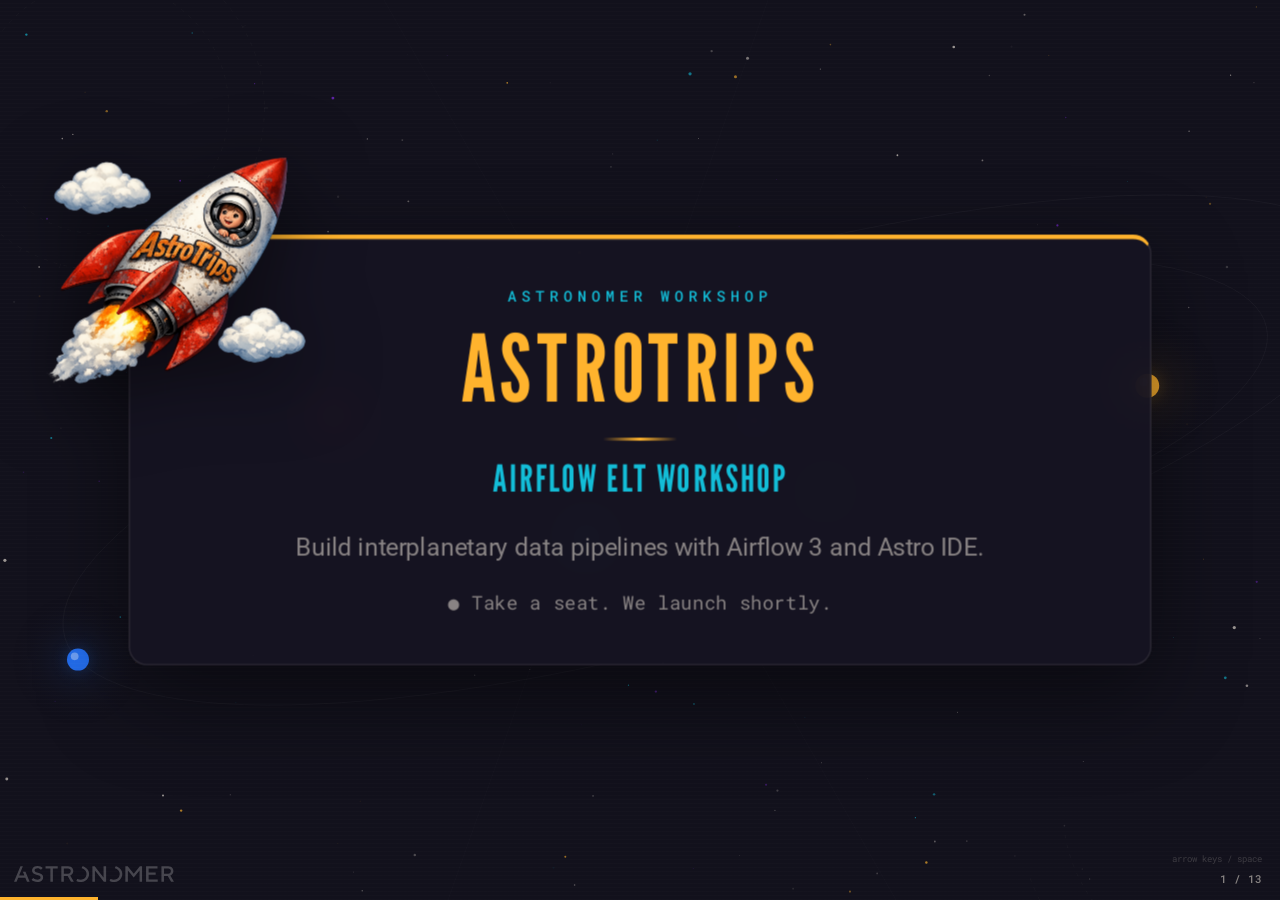
<file: doc/intro/intro-2026-03-26.html>
<!DOCTYPE html>
<html lang="en">
<head>
<meta charset="UTF-8">
<meta name="viewport" content="width=device-width, initial-scale=1.0">
<title>AstroTrips · Airflow ELT Workshop</title>
<link rel="icon" href="data:image/svg+xml,<svg xmlns='http://www.w3.org/2000/svg' viewBox='0 0 100 100'><text y='.9em' font-size='90'>🚀</text></svg>">
<link href="https://fonts.googleapis.com/css2?family=League+Gothic&family=Roboto:wght@300;400;500;700&family=Roboto+Mono:wght@400;500;700&display=swap" rel="stylesheet">
<style>
:root {
  --gold:#FFB32D; --purple:#872DED; --teal:#13BDD7; --blue:#2676FF;
  --green:#19BA5A; --red:#F03A47;
  --ink:#12111c; --surface:rgba(22,20,34,.92); --surface2:rgba(34,32,50,.65);
  --text:#E8E0D5; --dim:rgba(232,224,213,.55); --border:rgba(232,224,213,.1);
}
*,*::before,*::after{box-sizing:border-box;margin:0;padding:0}
html,body{width:100%;height:100%;overflow:hidden;background:var(--ink);color:var(--text)}
body{font-family:'Roboto',sans-serif;-webkit-font-smoothing:antialiased}

canvas#sky{position:fixed;inset:0;z-index:0}
.scan{position:fixed;inset:0;z-index:1;pointer-events:none;
  background:repeating-linear-gradient(0deg,rgba(232,224,213,.015) 0 1px,transparent 1px 4px)}

.deck{position:fixed;inset:0;z-index:10;display:flex;align-items:center;justify-content:center}
.slide{position:absolute;inset:0;display:flex;align-items:center;justify-content:center;
  opacity:0;transform:translateY(24px) scale(.985);
  transition:opacity .5s cubic-bezier(.4,0,.2,1),transform .5s cubic-bezier(.4,0,.2,1);
  pointer-events:none;padding:28px}
.slide.active{opacity:1;transform:none;pointer-events:auto}

h1,h2,h3{font-family:'League Gothic',sans-serif;text-transform:uppercase;letter-spacing:.06em;font-weight:400;line-height:1.1}
h1{font-size:60px;color:var(--gold)}
h2{font-size:36px;color:var(--text)}
h3{font-size:24px;color:var(--teal)}
p{font-size:16px;line-height:1.6;color:var(--dim)}
code{font-family:'Roboto Mono',monospace;font-size:.86em;color:var(--gold);
  background:rgba(0,0,0,.35);border:1px solid rgba(255,179,45,.12);padding:1px 6px;border-radius:3px}
.eyebrow{font:500 10px/1 'Roboto Mono',monospace;letter-spacing:3px;text-transform:uppercase;color:var(--teal);margin-bottom:8px}
.gold{color:var(--gold)} .teal{color:var(--teal)}
.divider{width:48px;height:2px;margin:12px 0;background:linear-gradient(90deg,var(--gold),transparent)}
.divider-c{margin-left:auto;margin-right:auto;background:linear-gradient(90deg,transparent,var(--gold),transparent)}

.fr{width:100%;max-width:1000px;background:var(--surface);border:1px solid var(--border);
  border-radius:12px;padding:32px 36px;backdrop-filter:blur(14px);
  box-shadow:0 20px 60px rgba(0,0,0,.45);text-align:left;position:relative;overflow:hidden;
  transform:scale(1.55);transform-origin:center center}
.fr::before{content:'';position:absolute;top:0;left:0;right:0;height:1px;
  background:linear-gradient(90deg,transparent,rgba(255,255,255,.07),transparent)}
.fr-c{text-align:center}
.fr-gold{border-top:3px solid var(--gold)}

.cols{display:grid;gap:16px}.cols-2{grid-template-columns:1fr 1fr}.cols-3{grid-template-columns:1fr 1fr 1fr}
.card{background:var(--surface2);border:1px solid var(--border);border-radius:8px;padding:14px 16px}
.card-l{font:500 10px 'Roboto Mono',monospace;letter-spacing:1.5px;text-transform:uppercase;margin-bottom:6px;display:block}

.logo-w{position:fixed;bottom:14px;left:14px;z-index:100;opacity:.22}
.logo-w img{width:160px}
.prog{position:fixed;bottom:0;left:0;height:3px;z-index:100;background:var(--gold);transition:width .4s}
.snum{position:fixed;bottom:14px;right:18px;z-index:100;font:500 11px 'Roboto Mono',monospace;color:var(--dim)}
.hint{position:fixed;bottom:36px;right:18px;z-index:100;font:400 9px 'Roboto Mono',monospace;color:rgba(232,224,213,.2)}

/* ── Desk scene ── */
.desk-scene{position:relative;width:680px;height:320px;margin:14px auto 0}
.desk-surface{position:absolute;bottom:0;left:0;right:0;height:50px;
  background:linear-gradient(180deg,#1e1a2e 0%,#15132a 100%);
  border-radius:6px 6px 0 0;border-top:1px solid rgba(255,255,255,.05)}
.desk-surface::after{content:'';position:absolute;top:0;left:20px;right:20px;height:1px;
  background:linear-gradient(90deg,transparent,rgba(255,179,45,.12),transparent)}
.desk-edge{position:absolute;bottom:0;left:-10px;right:-10px;height:12px;
  background:linear-gradient(180deg,#1a1730,#100e20);border-radius:0 0 4px 4px;
  border-bottom:1px solid rgba(255,255,255,.03)}

.desk-mon{position:absolute;bottom:50px}
.desk-mon-l{left:30px}
.desk-mon-r{right:30px}

.mon-outer{width:290px;background:#0a0916;border-radius:8px;
  overflow:hidden;box-shadow:0 6px 28px rgba(0,0,0,.6)}
.mon-border-l{border:2px solid var(--purple);box-shadow:0 6px 28px rgba(0,0,0,.6),0 0 12px rgba(135,45,237,.15)}
.mon-border-r{border:2px solid var(--blue);box-shadow:0 6px 28px rgba(0,0,0,.6),0 0 12px rgba(38,118,255,.15)}
.mon-chin{height:8px;background:linear-gradient(180deg,#18172a,#0f0e1c);border-top:1px solid rgba(255,255,255,.03)}
.mon-chin::after{content:'';display:block;width:20px;height:3px;margin:2px auto 0;
  background:rgba(255,255,255,.06);border-radius:2px}
.mon-stand{width:40px;height:26px;margin:0 auto;
  background:linear-gradient(180deg,#18172a,#131225);clip-path:polygon(20% 0,80% 0,100% 100%,0 100%)}
.mon-base{width:80px;height:6px;margin:0 auto;background:#16152a;border-radius:3px;
  box-shadow:0 2px 8px rgba(0,0,0,.4)}
.mon-bar{height:22px;background:linear-gradient(180deg,#1e1d2e,#18172a);display:flex;
  align-items:center;padding:0 10px;gap:5px;border-bottom:1px solid rgba(255,255,255,.04)}
.mon-dot{width:7px;height:7px;border-radius:50%}
.mon-bar span{flex:1;text-align:center;font:400 9px 'Roboto Mono',monospace;color:rgba(255,255,255,.22)}
.mon-screen{height:164px;position:relative;overflow:hidden}

.zoom-body{display:flex;align-items:center;justify-content:center;height:100%;background:#0a0914;gap:5px;flex-wrap:wrap;padding:8px}
.zoom-tile{width:110px;height:60px;border-radius:5px;display:flex;align-items:center;justify-content:center;overflow:hidden}
.zoom-host{background:linear-gradient(135deg,#1a0e30,#120a22);border:1px solid var(--purple);box-shadow:0 0 10px rgba(135,45,237,.2)}
.zoom-host img{width:100%;height:100%;object-fit:cover}
.zoom-peer{background:#0e0d18;border:1px solid rgba(255,255,255,.06);font:400 8px 'Roboto Mono',monospace;color:rgba(255,255,255,.25)}
.gh-body{background:#0d1117;padding:10px;height:100%;font:10px/1.5 'Roboto Mono',monospace;color:#8b949e;text-align:left}
.gh-body .w{color:#c9d1d9} .gh-body .b{color:#58a6ff}

.desk-kb{position:absolute;bottom:14px;left:50%;transform:translateX(-50%);
  width:180px;height:22px;background:linear-gradient(180deg,#1a1930,#141328);
  border-radius:4px;border:1px solid rgba(255,255,255,.04);
  box-shadow:0 2px 8px rgba(0,0,0,.3)}
.desk-kb::before{content:'';position:absolute;top:4px;left:12px;right:12px;height:3px;
  background:repeating-linear-gradient(90deg,rgba(255,255,255,.04) 0 6px,transparent 6px 8px);border-radius:1px}
.desk-kb::after{content:'';position:absolute;top:10px;left:12px;right:12px;height:3px;
  background:repeating-linear-gradient(90deg,rgba(255,255,255,.04) 0 6px,transparent 6px 8px);border-radius:1px}
.desk-mouse{position:absolute;bottom:18px;right:180px;width:18px;height:28px;
  background:#1a1930;border-radius:10px;border:1px solid rgba(255,255,255,.04)}
.desk-mug{position:absolute;bottom:12px;left:48px;width:26px;height:28px;
  border:2px solid rgba(255,179,45,.15);border-radius:4px;background:rgba(255,179,45,.04)}
.desk-mug::after{content:'';position:absolute;top:5px;right:-10px;width:8px;height:14px;
  border:2px solid rgba(255,179,45,.1);border-left:none;border-radius:0 6px 6px 0}

/* ── Schema ── */
.schema-wrap{position:relative;margin-top:12px}
.schema-grid{display:grid;grid-template-columns:1fr 1fr 1fr;gap:10px;position:relative;z-index:1}
.s-table{background:var(--surface2);border:1px solid var(--border);border-radius:8px;
  padding:10px 14px;text-align:left}
.s-table h4{font:500 11px 'Roboto Mono',monospace;text-transform:uppercase;letter-spacing:1px;margin-bottom:6px;
  padding-bottom:5px;border-bottom:1px solid var(--border)}
.s-table ul{list-style:none;font:400 10px/1.6 'Roboto Mono',monospace;color:var(--dim)}
.s-table .pk{color:var(--gold)} .s-table .fk{color:var(--teal)}
.s-table.s-pipeline{border-color:rgba(255,179,45,.12);
  background:var(--surface2);animation:pipelinePulse 3s ease-in-out infinite;
  box-shadow:0 0 0 0 rgba(255,179,45,0)}
@keyframes pipelinePulse{0%,100%{border-color:rgba(255,179,45,.08);box-shadow:0 0 0 0 rgba(255,179,45,0)}
  50%{border-color:rgba(255,179,45,.25);box-shadow:0 0 12px rgba(255,179,45,.06)}}
.s-legend{display:flex;gap:14px;justify-content:center;margin-top:10px;font:400 11px 'Roboto Mono',monospace;color:var(--dim)}
.s-legend i{width:8px;height:8px;border-radius:50%;display:inline-block;vertical-align:middle;margin-right:4px}

.schema-lines{position:absolute;inset:0;z-index:2;pointer-events:none;overflow:visible}
.schema-lines path{fill:none;stroke-width:1.5;stroke-linecap:round;stroke-dasharray:6 4;
  animation:lineFlow 2.5s linear infinite}
@keyframes lineFlow{to{stroke-dashoffset:-20}}

/* ── Rocket mascot ── */
.rocket-float{position:absolute;top:-70px;left:-60px;z-index:2;width:180px;height:auto;
  animation:rocketBob 4s ease-in-out infinite;filter:drop-shadow(0 10px 24px rgba(0,0,0,.5));
  transform-origin:center center;pointer-events:none}
@keyframes rocketBob{
  0%,100%{transform:translateY(0) rotate(-2deg)}
  50%{transform:translateY(-12px) rotate(1deg)}}

.road{margin-top:12px}
.ri{display:flex;align-items:center;gap:14px;padding:10px 14px;border-radius:8px;
  border:1px solid var(--border);background:rgba(18,17,28,.4);margin-bottom:7px}
.ri:last-child{margin-bottom:0}
.rb{font:500 12px 'Roboto Mono',monospace;min-width:40px;text-align:center}
.rt{font-size:15px;color:var(--text)} .rs{font-size:11px;color:var(--dim);margin-top:1px}
.ri-ch{border-color:rgba(255,179,45,.25);background:rgba(255,179,45,.05)}

.road-grid{display:grid;grid-template-columns:1fr auto;gap:0 14px;margin-top:12px}
.road-grid .ri{margin-bottom:7px}
.road-grid .ri:last-of-type{margin-bottom:0}

/* ── Roadmap cascade animation ── */
.road-grid>*{opacity:0;transform:translateY(14px);transition:opacity .45s ease,transform .45s ease}
.slide.active .road-grid>:nth-child(1),.slide.active .road-grid>:nth-child(2){opacity:1;transform:none;transition-delay:.3s}
.slide.active .road-grid>:nth-child(3),.slide.active .road-grid>:nth-child(4){opacity:1;transform:none;transition-delay:.85s}
.slide.active .road-grid>:nth-child(5),.slide.active .road-grid>:nth-child(6){opacity:1;transform:none;transition-delay:1.4s}
.slide.active .road-grid>:nth-child(7),.slide.active .road-grid>:nth-child(8){opacity:1;transform:none;transition-delay:1.95s}
.slide.active .road-grid>:nth-child(9),.slide.active .road-grid>:nth-child(10){opacity:1;transform:none;transition-delay:2.5s}
.road-note{opacity:0;transform:translateY(10px);transition:opacity .45s ease,transform .45s ease}
.slide.active .road-note{opacity:1;transform:none;transition-delay:3s}
.tl-cell{display:flex;align-items:center;gap:4px;margin-bottom:7px;position:relative}
.tl-cell:last-child{margin-bottom:0}
.tl-cell::before{content:'';position:absolute;top:0;bottom:0;left:3px;width:2px;
  background:linear-gradient(180deg,rgba(19,189,215,.15),rgba(255,179,45,.15),rgba(25,186,90,.15))}
.tl-cell:nth-child(2)::before{top:50%}
.tl-cell:last-child::before{bottom:50%}
.tl-dot{width:8px;height:8px;border-radius:50%;background:rgba(255,255,255,.08);flex-shrink:0;position:relative;z-index:1}
.tl-dot-on{background:var(--teal);box-shadow:0 0 6px rgba(19,189,215,.3)}
.tl-dot-gold{background:var(--gold);box-shadow:0 0 6px rgba(255,179,45,.3)}
.tl-dot-green{background:var(--green);box-shadow:0 0 6px rgba(25,186,90,.3)}
.tl-pill{font:500 9px 'Roboto Mono',monospace;white-space:nowrap;padding:2px 7px;border-radius:6px}
.tl-pill-teal{color:var(--teal);background:rgba(19,189,215,.08);border:1px solid rgba(19,189,215,.15)}
.tl-pill-gold{color:var(--gold);background:rgba(255,179,45,.08);border:1px solid rgba(255,179,45,.15)}
.tl-pill-green{color:var(--green);background:rgba(25,186,90,.08);border:1px solid rgba(25,186,90,.15)}
.tl-clock{width:28px;height:28px;position:relative;margin:0 auto 4px}
.tl-clock-face{width:100%;height:100%;border:1.5px solid rgba(255,179,45,.3);border-radius:50%;
  position:relative;background:rgba(255,179,45,.04)}
.tl-clock-face::before{content:'';position:absolute;top:50%;left:50%;width:1.5px;height:8px;
  background:var(--gold);transform-origin:bottom center;transform:translate(-50%,-100%) rotate(0deg);
  border-radius:1px;animation:clockMin 8s linear infinite}
.tl-clock-face::after{content:'';position:absolute;top:50%;left:50%;width:1.5px;height:5px;
  background:var(--dim);transform-origin:bottom center;transform:translate(-50%,-100%) rotate(90deg);
  border-radius:1px;animation:clockHr 60s linear infinite}
.tl-clock-dot{position:absolute;top:50%;left:50%;width:3px;height:3px;border-radius:50%;
  background:var(--gold);transform:translate(-50%,-50%)}
.tl-clock svg{position:absolute;top:-3px;left:-3px;width:34px;height:34px}
@keyframes clockMin{to{transform:translate(-50%,-100%) rotate(360deg)}}
@keyframes clockHr{to{transform:translate(-50%,-100%) rotate(450deg)}}

.stat-n{font:400 42px 'League Gothic',sans-serif;color:var(--gold);line-height:1}
.stat-l{font-size:11px;color:var(--dim);margin-top:3px}

/* ── Feature badges ── */
.feat-row{display:flex;flex-wrap:wrap;justify-content:center;gap:6px;margin-top:10px}
.feat-pill{display:inline-flex;align-items:center;gap:4px;padding:3px 10px;border-radius:20px;
  font:500 9px 'Roboto Mono',monospace;color:var(--text);letter-spacing:.3px;
  background:rgba(255,255,255,.04);border:1px solid rgba(255,255,255,.08);
  transition:background .5s ease,border-color .5s ease,color .5s ease,box-shadow .5s ease}
.feat-pill:hover{border-color:rgba(255,255,255,.15);background:rgba(255,255,255,.06)}
.feat-pill.fp-active{color:#fff}
.feat-pill.fp-active .feat-dot{background:#fff !important}
.feat-pill.fp-green{background:rgba(25,186,90,.18);border-color:var(--green);box-shadow:0 0 10px rgba(25,186,90,.2)}
.feat-pill.fp-blue{background:rgba(38,118,255,.18);border-color:var(--blue);box-shadow:0 0 10px rgba(38,118,255,.2)}
.feat-pill.fp-purple{background:rgba(135,45,237,.18);border-color:var(--purple);box-shadow:0 0 10px rgba(135,45,237,.2)}
.feat-pill.fp-teal{background:rgba(19,189,215,.18);border-color:var(--teal);box-shadow:0 0 10px rgba(19,189,215,.2)}
.feat-pill.fp-gold{background:rgba(255,179,45,.18);border-color:var(--gold);box-shadow:0 0 10px rgba(255,179,45,.2)}
.feat-pill.fp-red{background:rgba(240,58,71,.18);border-color:var(--red);box-shadow:0 0 10px rgba(240,58,71,.2)}
.feat-dot{width:5px;height:5px;border-radius:50%;flex-shrink:0;transition:background .5s ease}

/* ── Reveal system ── */
.reveal-group{max-height:0;overflow:hidden;transition:max-height .6s cubic-bezier(.4,0,.2,1)}
.reveal-group.rg-growing{overflow:hidden}
.reveal-group.revealed{overflow:visible}
.reveal-group .rg-inner{opacity:0;transform:translateY(10px);transition:opacity .4s ease,transform .4s ease}
.reveal-group.rg-show-children .rg-inner{opacity:1;transform:translateY(0)}
.reveal-group .rg-inner .card,.reveal-group .rg-inner .feat-pill{opacity:0;transform:translateY(8px);
  transition:opacity .35s ease,transform .35s ease}
.reveal-group.rg-show-children .rg-inner .card,
.reveal-group.rg-show-children .rg-inner .feat-pill{opacity:1;transform:translateY(0)}
.reveal-group.rg-show-children .rg-inner .card:nth-child(1){transition-delay:.04s}
.reveal-group.rg-show-children .rg-inner .card:nth-child(2){transition-delay:.08s}
.reveal-group.rg-show-children .rg-inner .card:nth-child(3){transition-delay:.12s}
.reveal-group.rg-show-children .rg-inner .card:nth-child(4){transition-delay:.16s}
.reveal-group.rg-show-children .rg-inner .card:nth-child(5){transition-delay:.2s}
.reveal-group.rg-show-children .rg-inner .feat-pill:nth-child(1){transition-delay:.04s}
.reveal-group.rg-show-children .rg-inner .feat-pill:nth-child(2){transition-delay:.08s}
.reveal-group.rg-show-children .rg-inner .feat-pill:nth-child(3){transition-delay:.12s}
.reveal-group.rg-show-children .rg-inner .feat-pill:nth-child(4){transition-delay:.16s}
.reveal-group.rg-show-children .rg-inner .feat-pill:nth-child(5){transition-delay:.2s}
.reveal-group.rg-show-children .rg-inner .feat-pill:nth-child(6){transition-delay:.24s}

/* ── Moon meme ── */
.moon-banner{margin-top:12px;text-align:center;position:relative;overflow:visible}
.moon-txt{font:400 22px 'League Gothic',sans-serif;letter-spacing:2px;color:var(--gold);
  text-transform:uppercase;display:inline-block;position:relative}
.moon-txt .moon-sub{display:block;font:400 10px 'Roboto',sans-serif;letter-spacing:1px;
  color:var(--dim);margin-top:2px;text-transform:none}
.moon-rocket{display:inline-block;position:relative;width:28px;height:28px;vertical-align:middle;
  margin-left:6px;animation:moonLaunch 3s ease-in-out infinite}
.moon-rocket img{width:100%;height:100%;transform:rotate(-45deg)}
@keyframes moonLaunch{0%,100%{transform:translateY(0)}30%{transform:translateY(-10px)}60%{transform:translateY(-6px)}}
.moon-sparks{position:absolute;bottom:-2px;left:50%;transform:translateX(-50%);display:flex;gap:2px}
.moon-spark{width:3px;height:3px;border-radius:50%;background:var(--gold);opacity:0;
  animation:sparkBlink .8s ease-in-out infinite alternate}
.moon-spark:nth-child(2){animation-delay:.15s;background:var(--red)}
.moon-spark:nth-child(3){animation-delay:.3s}
@keyframes sparkBlink{0%{opacity:0;transform:translateY(0) scale(.5)}100%{opacity:.8;transform:translateY(4px) scale(1)}}

/* ── Crew photo ── */
.vf-frame{position:relative;width:280px;height:180px;margin:16px auto;border:2px solid rgba(255,255,255,.12);
  border-radius:10px;background:rgba(0,0,0,.3);overflow:hidden}
.vf-corners span{position:absolute;width:20px;height:20px;border-color:var(--teal);border-style:solid}
.vf-corners span:nth-child(1){top:8px;left:8px;border-width:2px 0 0 2px;border-radius:3px 0 0 0}
.vf-corners span:nth-child(2){top:8px;right:8px;border-width:2px 2px 0 0;border-radius:0 3px 0 0}
.vf-corners span:nth-child(3){bottom:8px;left:8px;border-width:0 0 2px 2px;border-radius:0 0 0 3px}
.vf-corners span:nth-child(4){bottom:8px;right:8px;border-width:0 2px 2px 0;border-radius:0 0 3px 0}
.vf-rec{position:absolute;top:12px;right:14px;display:flex;align-items:center;gap:4px;
  font:500 8px 'Roboto Mono',monospace;color:var(--red);letter-spacing:.5px}
.vf-rec-dot{width:6px;height:6px;border-radius:50%;background:var(--red);animation:recBlink 1.2s ease-in-out infinite}
@keyframes recBlink{0%,100%{opacity:1}50%{opacity:.2}}
.vf-center{position:absolute;inset:0;display:flex;align-items:center;justify-content:center;
  font:400 36px/1 'League Gothic',sans-serif;color:var(--text);letter-spacing:2px;text-transform:uppercase;opacity:.12}
.vf-emoji-rain{position:absolute;inset:0;pointer-events:none;overflow:hidden}
.vf-emoji{position:absolute;bottom:-20px;font-size:18px;opacity:0;animation:emojiRise 3s ease-out infinite}
.vf-emoji:nth-child(1){left:12%;animation-delay:0s;font-size:20px}
.vf-emoji:nth-child(2){left:28%;animation-delay:.6s;font-size:16px}
.vf-emoji:nth-child(3){left:44%;animation-delay:1.2s;font-size:22px}
.vf-emoji:nth-child(4){left:60%;animation-delay:.3s;font-size:15px}
.vf-emoji:nth-child(5){left:76%;animation-delay:1.8s;font-size:19px}
.vf-emoji:nth-child(6){left:88%;animation-delay:.9s;font-size:17px}
@keyframes emojiRise{0%{opacity:0;transform:translateY(0) scale(.6)}
  15%{opacity:.9;transform:translateY(-30px) scale(1)}
  70%{opacity:.6;transform:translateY(-120px) scale(.9) rotate(10deg)}
  100%{opacity:0;transform:translateY(-180px) scale(.7) rotate(-5deg)}}
.crew-instruction{display:inline-flex;align-items:center;gap:8px;margin-top:14px;
  padding:8px 18px;border-radius:10px;background:rgba(255,179,45,.06);
  border:1px solid rgba(255,179,45,.2);font:500 13px 'Roboto Mono',monospace;color:var(--gold)}
.crew-emoji-hint{font-size:20px;animation:crewBounce 1.5s ease-in-out infinite}
@keyframes crewBounce{0%,100%{transform:translateY(0)}50%{transform:translateY(-4px)}}

/* ── Floating hearts ── */
.hearts-wrap{position:absolute;inset:0;pointer-events:none;overflow:hidden;z-index:0}
.float-heart{position:absolute;bottom:-20px;font-size:18px;opacity:0;animation:heartFloat linear infinite}
.float-heart:nth-child(1){left:8%;font-size:16px;animation-duration:4.5s;animation-delay:0s}
.float-heart:nth-child(2){left:22%;font-size:22px;animation-duration:5.2s;animation-delay:.8s}
.float-heart:nth-child(3){left:38%;font-size:14px;animation-duration:4s;animation-delay:1.6s}
.float-heart:nth-child(4){left:52%;font-size:20px;animation-duration:5.8s;animation-delay:.3s}
.float-heart:nth-child(5){left:65%;font-size:15px;animation-duration:4.3s;animation-delay:2.1s}
.float-heart:nth-child(6){left:78%;font-size:24px;animation-duration:5.5s;animation-delay:1.2s}
.float-heart:nth-child(7){left:90%;font-size:13px;animation-duration:4.8s;animation-delay:2.8s}
.float-heart:nth-child(8){left:45%;font-size:17px;animation-duration:5s;animation-delay:3.4s}
@keyframes heartFloat{0%{opacity:0;transform:translateY(0) scale(.5) rotate(0deg)}
  10%{opacity:.7;transform:translateY(-40px) scale(1) rotate(-8deg)}
  50%{opacity:.5;transform:translateY(-200px) scale(.9) rotate(10deg)}
  90%{opacity:.2;transform:translateY(-380px) scale(.7) rotate(-5deg)}
  100%{opacity:0;transform:translateY(-420px) scale(.5) rotate(12deg)}}

.codeblock{background:#0d1117;border:1px solid #21262d;border-radius:8px;
  padding:14px 16px;font:12px/1.5 'Roboto Mono',monospace;color:#c9d1d9;white-space:pre;overflow-x:auto}
.codeblock .kw{color:#ff7b72} .codeblock .fn{color:#d2a8ff}
.codeblock .dc{color:#79c0ff} .codeblock .st{color:#a5d6ff}

.cc-term{margin-bottom:10px}
.cc-term strong{font-family:'League Gothic',sans-serif;font-size:20px;text-transform:uppercase;letter-spacing:.04em;display:block}
.cc-term p{margin:0;font-size:13px}

/* ── Dag graph visualization ── */
.dag-viz{display:flex;align-items:center;gap:0;margin-top:14px;padding:12px;
  background:rgba(255,255,255,.02);border:1px solid rgba(255,255,255,.06);border-radius:8px;
  background-image:radial-gradient(circle,rgba(255,255,255,.03) 1px,transparent 1px);background-size:12px 12px}
.dag-node{padding:6px 10px;border-radius:6px;border:2px solid rgba(255,255,255,.12);
  background:rgba(255,255,255,.02);min-width:80px;transition:border-color .4s,background .4s}
.dag-node.dn-running{border-color:var(--blue);background:rgba(38,118,255,.06)}
.dag-node.dn-success{border-color:var(--green);background:rgba(25,186,90,.05)}
.dag-name{font:500 10px 'Roboto Mono',monospace;color:var(--text);white-space:nowrap}
.dag-type{font:400 8px 'Roboto Mono',monospace;color:var(--dim);margin-top:1px}
.dag-badge{display:inline-block;margin-top:4px;padding:1px 6px;border-radius:4px;
  font:500 8px 'Roboto Mono',monospace;transition:background .4s,color .4s}
.dag-badge.db-queued{background:rgba(255,255,255,.08);color:var(--dim)}
.dag-badge.db-running{background:var(--blue);color:#fff}
.dag-badge.db-success{background:var(--green);color:#fff}
.dag-edge{width:32px;height:12px;flex-shrink:0}

/* ── Lightsaber ── */
.lightsaber{display:inline-flex;align-items:center;height:14px;gap:0}
.ls-hilt{width:28px;height:8px;position:relative;display:flex;align-items:center}
.ls-hilt::before{content:'';position:absolute;left:0;width:22px;height:8px;
  background:linear-gradient(180deg,#a0a0a0 0%,#6a6a6a 30%,#888 50%,#5a5a5a 80%,#777 100%);
  border-radius:1.5px;border:1px solid rgba(255,255,255,.08)}
.ls-hilt::after{content:'';position:absolute;left:20px;width:8px;height:10px;
  background:linear-gradient(180deg,#c0c0c0,#888,#aaa);border-radius:1px;top:-1px;
  border:1px solid rgba(255,255,255,.1);
  box-shadow:inset 0 0 2px rgba(0,0,0,.3)}
.ls-blade{width:0;height:3px;border-radius:0 1.5px 1.5px 0;
  background:linear-gradient(90deg,rgba(255,255,255,.95),rgba(100,180,255,.9));
  box-shadow:0 0 4px rgba(100,180,255,.8),0 0 10px rgba(100,180,255,.5),0 0 20px rgba(100,180,255,.25);
  animation:lsIgnite 1s cubic-bezier(.2,.8,.3,1) forwards 1s}
@keyframes lsIgnite{0%{width:0;opacity:0}40%{opacity:1}60%{width:90px}75%{width:82px}100%{width:86px}}
@keyframes subtlePulse{0%,100%{opacity:.4}50%{opacity:.8}}

/* ── Terminal block ── */
.termblock{margin-top:6px;padding:8px 12px;background:#0c0c14;border:1px solid rgba(255,255,255,.06);
  border-radius:6px;font:400 9px/1.6 'Roboto Mono',monospace;color:var(--dim)}
.term-ps{color:var(--green);font-weight:500}
.term-dim{opacity:.45;font-size:8.5px}
.term-out{color:var(--gold);font-size:11px;font-weight:500;display:block;margin-top:2px;
  animation:termType 1.5s steps(15) forwards 2s;overflow:hidden;white-space:nowrap;width:0;
  border-right:2px solid var(--gold)}
@keyframes termType{0%{width:0}90%{width:9.5em;border-right-color:var(--gold)}100%{width:9.5em;border-right-color:transparent}}

/* ── Mission Control slide ── */
.mc-wrap{position:relative;width:100%;max-width:500px;margin:0 auto}
.mc-radar{position:absolute;top:50%;left:50%;width:320px;height:320px;
  transform:translate(-50%,-50%);pointer-events:none;z-index:0}
.mc-ring{position:absolute;inset:0;border:1px solid rgba(255,179,45,.08);border-radius:50%}
.mc-ring:nth-child(2){inset:40px;border-color:rgba(255,179,45,.10)}
.mc-ring:nth-child(3){inset:80px;border-color:rgba(255,179,45,.12)}
.mc-ring:nth-child(4){inset:110px;border-color:rgba(255,179,45,.15)}
.mc-cross-h,.mc-cross-v{position:absolute;background:rgba(255,179,45,.06)}
.mc-cross-h{width:100%;height:1px;top:50%;left:0}
.mc-cross-v{height:100%;width:1px;left:50%;top:0}
.mc-sweep{position:absolute;inset:0;border-radius:50%;overflow:hidden;
  animation:radarSweep 4s linear infinite}
.mc-sweep::before{content:'';position:absolute;top:0;left:50%;width:50%;height:50%;
  transform-origin:bottom left;
  background:conic-gradient(from 0deg at 0% 100%,rgba(255,179,45,.22),transparent 60deg)}
@keyframes radarSweep{0%{transform:rotate(0deg)}100%{transform:rotate(360deg)}}

.mc-content{position:relative;z-index:1;text-align:center;padding:40px 0}
.mc-badge{display:inline-block;font:500 10px 'Roboto Mono',monospace;letter-spacing:3px;
  text-transform:uppercase;color:var(--gold);border:1px solid rgba(255,179,45,.3);
  padding:4px 14px;border-radius:20px;margin-bottom:14px;
  animation:mcPulse 2s ease-in-out infinite}
@keyframes mcPulse{0%,100%{border-color:rgba(255,179,45,.3);color:var(--gold)}
  50%{border-color:rgba(255,179,45,.6);color:#ffe08a;text-shadow:0 0 8px rgba(255,179,45,.3)}}
@keyframes mcPulse2{0%,100%{border-color:rgba(38,118,255,.4);box-shadow:0 0 0 rgba(38,118,255,0)}
  50%{border-color:rgba(38,118,255,.7);box-shadow:0 0 14px rgba(38,118,255,.15)}}

.mc-blips{position:absolute;inset:0;pointer-events:none}
.mc-blip{position:absolute;width:6px;height:6px;border-radius:50%;background:var(--gold);
  opacity:0;animation:blipFade 4s ease-in-out infinite}
.mc-blip:nth-child(1){top:22%;left:35%;animation-delay:0s}
.mc-blip:nth-child(2){top:60%;left:72%;animation-delay:1.3s}
.mc-blip:nth-child(3){top:40%;left:20%;animation-delay:2.6s}
@keyframes blipFade{0%,80%,100%{opacity:0;transform:scale(0)}
  20%{opacity:.7;transform:scale(1)}40%{opacity:.3;transform:scale(1.8)}}

/* ── LinkedIn slide ── */
.li-wrap{position:relative;display:flex;align-items:center;gap:36px;margin-top:14px}
.li-beacon{position:relative;width:160px;height:160px;flex-shrink:0}
.li-beacon-ring{position:absolute;border-radius:50%;border:1.5px solid rgba(38,118,255,.15);
  animation:liRing 3s ease-out infinite}
.li-beacon-ring:nth-child(1){inset:0;animation-delay:0s}
.li-beacon-ring:nth-child(2){inset:-20px;animation-delay:1s}
.li-beacon-ring:nth-child(3){inset:-40px;animation-delay:2s}
@keyframes liRing{0%{opacity:.6;transform:scale(.85)}100%{opacity:0;transform:scale(1.15)}}

.li-avatar{position:absolute;top:50%;left:50%;width:100px;height:100px;
  transform:translate(-50%,-50%);border-radius:50%;overflow:hidden;
  border:3px solid var(--blue);box-shadow:0 0 20px rgba(38,118,255,.25)}
.li-avatar img{width:100%;height:100%;object-fit:cover}

.li-logo-badge{position:absolute;bottom:22px;right:18px;width:36px;height:36px;
  background:#0A66C2;border-radius:8px;display:flex;align-items:center;justify-content:center;
  box-shadow:0 4px 12px rgba(10,102,194,.4);animation:liBadgePop 2.5s ease-in-out infinite}
@keyframes liBadgePop{0%,100%{transform:scale(1)}50%{transform:scale(1.08)}}
.li-logo-badge svg{width:22px;height:22px;fill:#fff}

.li-info{text-align:left;flex:1}
.li-name{font:400 28px 'League Gothic',sans-serif;text-transform:uppercase;letter-spacing:.04em;color:var(--text)}
.li-handle{font:500 13px 'Roboto Mono',monospace;color:var(--blue);margin-top:2px}

.li-btn{display:inline-flex;align-items:center;gap:8px;margin-top:16px;
  padding:10px 22px;border-radius:24px;background:linear-gradient(135deg,#0A66C2,#004182);
  color:#fff;font:500 14px 'Roboto',sans-serif;text-decoration:none;
  border:none;cursor:pointer;transition:transform .2s,box-shadow .2s;
  box-shadow:0 4px 16px rgba(10,102,194,.35)}
.li-btn:hover{transform:translateY(-1px);box-shadow:0 6px 24px rgba(10,102,194,.5)}
.li-btn svg{width:18px;height:18px;fill:#fff}

.li-notifs{display:flex;gap:10px;justify-content:center;margin-top:28px;margin-bottom:8px;flex-wrap:wrap}
.li-notif{background:var(--surface2);border:1px solid var(--border);
  border-radius:8px;padding:6px 14px;font:400 11px 'Roboto Mono',monospace;color:var(--dim);
  white-space:nowrap;opacity:0;animation:liNotifPop 6s ease-in-out infinite}
.li-notif:nth-child(1){animation-delay:0s}
.li-notif:nth-child(2){animation-delay:2s}
.li-notif:nth-child(3){animation-delay:4s}
.li-notif .notif-dot{display:inline-block;width:6px;height:6px;border-radius:50%;
  background:var(--blue);margin-right:6px;vertical-align:middle}
@keyframes liNotifPop{
  0%{opacity:0;transform:translateY(6px) scale(.95)}
  12%{opacity:.85;transform:translateY(0) scale(1)}
  65%{opacity:.85;transform:translateY(0) scale(1)}
  100%{opacity:0;transform:translateY(-4px) scale(.97)}}

/* ── Coffee character ── */
.coffee-char{width:120px;height:140px;margin:6px auto;position:relative}
.coffee-char svg{width:100%;height:100%}
.cc-body{animation:ccWobble 3s ease-in-out infinite;transform-origin:50% 100%}
@keyframes ccWobble{0%,100%{transform:rotate(-3deg)}50%{transform:rotate(3deg)}}
.cc-steam{opacity:0;animation:ccSteam 2.8s ease-in-out infinite}
.cc-steam:nth-child(2){animation-delay:.5s;animation-duration:3.2s}
.cc-steam:nth-child(3){animation-delay:1s;animation-duration:2.6s}
@keyframes ccSteam{
  0%{opacity:0;transform:translateY(0) scaleX(1)}
  15%{opacity:.45}
  60%{opacity:.2;transform:translateY(-18px) scaleX(1.4)}
  100%{opacity:0;transform:translateY(-30px) scaleX(.6)}}
.cc-blink{animation:ccBlink 4s ease-in-out infinite}
@keyframes ccBlink{0%,42%,48%,100%{transform:scaleY(1)}45%{transform:scaleY(.1)}}
.cc-shadow{animation:ccShadow 3s ease-in-out infinite;transform-origin:center}
@keyframes ccShadow{0%,100%{transform:scaleX(1)}50%{transform:scaleX(.85)}}
.cc-sweat{opacity:0;animation:ccSweat 3s ease-in-out infinite 1.5s}
@keyframes ccSweat{0%{opacity:0;transform:translateY(0)}15%{opacity:.7}50%{opacity:.3;transform:translateY(6px)}60%{opacity:0;transform:translateY(8px)}100%{opacity:0}}

/* ── Fake Zoom chat ── */
.zchat{background:#1a1930;border:1px solid var(--border);border-radius:10px;
  overflow:hidden;width:210px;flex-shrink:0;display:flex;flex-direction:column}
.zchat-bar{height:26px;background:linear-gradient(180deg,#1e1d2e,#18172a);
  display:flex;align-items:center;padding:0 10px;gap:6px;
  font:500 9px 'Roboto Mono',monospace;color:rgba(255,255,255,.35);
  border-bottom:1px solid rgba(255,255,255,.04)}
.zchat-bar::before{content:'';width:6px;height:6px;border-radius:50%;background:var(--green);opacity:.7}
.zchat-body{padding:8px;flex:1;overflow:hidden;display:flex;flex-direction:column;justify-content:flex-end;gap:3px}
.zchat-input{height:24px;border-top:1px solid rgba(255,255,255,.04);padding:5px 10px;
  font:400 9px 'Roboto Mono',monospace;color:rgba(255,255,255,.15);display:flex;align-items:center;gap:4px}
.zchat-dots{display:flex;gap:2px}
.zchat-dots span{width:3px;height:3px;border-radius:50%;background:var(--dim);opacity:.3;animation:dotBounce .9s ease-in-out infinite}
.zchat-dots span:nth-child(2){animation-delay:.15s}
.zchat-dots span:nth-child(3){animation-delay:.3s}
@keyframes dotBounce{0%,100%{opacity:.2;transform:translateY(0)}50%{opacity:.6;transform:translateY(-2px)}}
.cn{font-weight:500;margin-right:4px}
.cn-gold{color:var(--gold)} .cn-teal{color:var(--teal)} .cn-blue{color:var(--blue)}
.cn-green{color:var(--green)} .cn-purple{color:var(--purple)} .cn-red{color:var(--red)}

/* ── Mini Spotify player ── */
.sp-player{position:absolute;bottom:6px;right:6px;display:flex;align-items:center;gap:6px;
  background:rgba(18,18,18,.92);border-radius:6px;padding:4px 8px 4px 5px;z-index:3;
  border:1px solid rgba(30,215,96,.15);backdrop-filter:blur(6px)}
.sp-cover{width:28px;height:28px;border-radius:3px;overflow:hidden;flex-shrink:0;position:relative;
  background:linear-gradient(135deg,#1a0a2e,#0d2818,#1a2a0a)}
.sp-cover-art{width:100%;height:100%;display:flex;align-items:center;justify-content:center;
  background:linear-gradient(135deg,#2d1b4e 0%,#1a3a2a 50%,#3a2a0a 100%)}
.sp-cover-art svg{width:14px;height:14px;fill:rgba(255,255,255,.5)}
.sp-eq{position:absolute;bottom:2px;right:2px;display:flex;gap:1px;align-items:flex-end;height:8px}
.sp-eq-bar{width:2px;background:var(--green);border-radius:1px;animation:spEq .8s ease-in-out infinite alternate}
.sp-eq-bar:nth-child(1){height:3px;animation-delay:0s}
.sp-eq-bar:nth-child(2){height:6px;animation-delay:.15s}
.sp-eq-bar:nth-child(3){height:4px;animation-delay:.3s}
@keyframes spEq{0%{height:2px}100%{height:8px}}
.sp-info{flex:1;min-width:0}
.sp-title{font:500 11px/1.2 'Roboto',sans-serif;color:#fff;white-space:nowrap;overflow:hidden;text-overflow:ellipsis}
.sp-prog{position:absolute;bottom:0;left:7px;right:7px;height:2px;border-radius:1px;
  background:rgba(255,255,255,.08);overflow:hidden}
.sp-prog-bar{height:100%;width:35%;background:#1DB954;border-radius:1px;
  animation:spProg 12s linear infinite}
@keyframes spProg{0%{width:0}100%{width:100%}}

/* ── Speech bubbles ── */
.bubbles{position:absolute;bottom:60px;left:30px;width:290px;height:220px;pointer-events:none;overflow:visible;z-index:5}
.bub{position:absolute;bottom:0;left:50%;
  background:var(--surface);border:1px solid rgba(135,45,237,.25);
  border-radius:2px 10px 10px 10px;padding:6px 12px;
  font:400 11.5px/1.35 'Roboto Mono',monospace;color:var(--dim);white-space:nowrap;
  opacity:0;animation:bubFloat 12s linear infinite}
.bub::after{content:'';position:absolute;top:-7px;left:12px;
  border:5px solid transparent;border-bottom-color:rgba(135,45,237,.25);border-left-color:rgba(135,45,237,.25)}
.bub:nth-child(1){animation-delay:0s}
.bub:nth-child(2){animation-delay:2s}
.bub:nth-child(3){animation-delay:4s}
.bub:nth-child(4){animation-delay:6s}
.bub:nth-child(5){animation-delay:8s}
.bub:nth-child(6){animation-delay:10s}
@keyframes bubFloat{
  0%{opacity:0;transform:translate(-50%,0) scale(.9)}
  3%{opacity:.9;transform:translate(-50%,0) scale(1)}
  12%{opacity:.9;transform:translate(-50%,-40px)}
  15%{opacity:0;transform:translate(-50%,-55px) scale(.95)}
  100%{opacity:0;transform:translate(-50%,-55px)}}
</style>
</head>
<body>
<canvas id="sky"></canvas>
<div class="scan"></div>
<div class="logo-w"><img src="astronomer-logo.svg" alt="Astronomer"></div>
<div class="prog" id="prog"></div>
<div class="snum" id="snum"></div>
<div class="hint">arrow keys / space</div>

<div class="deck" id="deck">

<!-- 1 TITLE -->
<section class="slide active">
  <div class="fr fr-c fr-gold" style="max-width:660px;position:relative;overflow:visible">
    <img src="rocket.png" alt="" class="rocket-float">
    <div class="eyebrow">Astronomer workshop</div>
    <h1 style="margin-top:4px">AstroTrips</h1>
    <div class="divider divider-c"></div>
    <h3 style="margin-top:4px">Airflow ELT Workshop</h3>
    <p style="margin-top:18px;">Build interplanetary data pipelines with Airflow 3 and Astro IDE.</p>
    <p style="margin-top:14px;font:400 12px 'Roboto Mono',monospace;color:var(--dim);letter-spacing:.5px;animation:subtlePulse 3s ease-in-out infinite">&#9679; Take a seat. We launch shortly.</p>
  </div>
</section>

<!-- 2 HOW THIS WORKS — desk scene -->
<section class="slide">
  <div class="fr fr-c" style="max-width:780px;padding-bottom:24px">
    <h2>How this session works</h2>
    <div class="divider divider-c"></div>
    <p style="max-width:540px;margin:0 auto 6px">Think of it as a co-working live stream. You build at your pace while I work through the same exercises and explain concepts.</p>
    <div class="desk-scene">
      <!-- Left monitor -->
      <div class="desk-mon desk-mon-l">
        <div class="mon-outer mon-border-l">
          <div class="mon-bar"><div class="mon-dot" style="background:var(--red)"></div><div class="mon-dot" style="background:var(--gold)"></div><div class="mon-dot" style="background:var(--green)"></div><span>Zoom</span></div>
          <div class="mon-screen">
            <div class="zoom-body">
              <div class="zoom-tile zoom-host"><img src="headshot.jpg" alt="Host"></div>
              <div class="zoom-tile zoom-peer">You</div>
              <div class="zoom-tile zoom-peer">You</div>
              <div class="zoom-tile zoom-peer">You</div>
            </div>
          </div>
          <div class="mon-chin"></div>
        </div>
        <div class="mon-stand"></div>
        <div class="mon-base"></div>
      </div>
      <!-- Right monitor -->
      <div class="desk-mon desk-mon-r">
        <div class="mon-outer mon-border-r">
          <div class="mon-bar"><div class="mon-dot" style="background:var(--red)"></div><div class="mon-dot" style="background:var(--gold)"></div><div class="mon-dot" style="background:var(--green)"></div><span>GitHub</span></div>
          <div class="mon-screen">
            <div class="gh-body"><span class="w">astronomer</span> / devrel-public-workshops<br><span class="b">Branch:</span> workshops/astrotrips/etl<br><br><span class="w">exercises.md</span><br>- Exercise 0: Setup<br>- Exercise 1: Daily Report<br>- Challenge: Mission Control<br>- Exercise 2: Asset Scheduling<br>- Exercise 3: Dynamic Mapping<br>- Exercise 4: Human-in-the-Loop</div>
            <div class="sp-player">
              <div class="sp-cover"><div class="sp-cover-art"><svg viewBox="0 0 24 24"><path d="M12 0C5.4 0 0 5.4 0 12s5.4 12 12 12 12-5.4 12-12S18.66 0 12 0zm5.521 17.34c-.24.359-.66.48-1.021.24-2.82-1.74-6.36-2.101-10.561-1.141-.418.122-.779-.179-.899-.539-.12-.421.18-.78.54-.9 4.56-1.021 8.52-.6 11.64 1.32.42.18.479.659.301 1.02zm1.44-3.3c-.301.42-.841.6-1.262.3-3.239-1.98-8.159-2.58-11.939-1.38-.479.12-1.02-.12-1.14-.6-.12-.48.12-1.021.6-1.141C9.6 9.9 15 10.561 18.72 12.84c.361.181.54.78.241 1.2zm.12-3.36C15.24 8.4 8.82 8.16 5.16 9.301c-.6.179-1.2-.181-1.38-.721-.18-.601.18-1.2.72-1.381 4.26-1.26 11.28-1.02 15.721 1.621.539.3.719 1.02.419 1.56-.299.421-1.02.599-1.559.3z"/></svg></div><div class="sp-eq"><div class="sp-eq-bar"></div><div class="sp-eq-bar"></div><div class="sp-eq-bar"></div></div></div>
              <div class="sp-info"><div class="sp-title">Focus Flow</div></div>
              <div class="sp-prog"><div class="sp-prog-bar"></div></div>
            </div>
          </div>
          <div class="mon-chin"></div>
        </div>
        <div class="mon-stand"></div>
        <div class="mon-base"></div>
      </div>
      <!-- Speech bubbles from Zoom -->
      <div class="bubbles">
        <div class="bub">so basically, a Dag is...</div>
        <div class="bub">don't worry about this part</div>
        <div class="bub">trust me, it gets cooler</div>
        <div class="bub">...and that is an asset</div>
        <div class="bub">ok let me show you something</div>
        <div class="bub">wait, where was I?</div>
      </div>
      <!-- Desk accessories -->
      <div class="desk-mug"></div>
      <div class="desk-kb"></div>
      <div class="desk-mouse"></div>
      <!-- Desk surface -->
      <div class="desk-surface"></div>
      <div class="desk-edge"></div>
    </div>
    <p style="color:var(--gold);font-size:13px;margin-top:8px">Toss me on the second screen. I am your background music.<br><span style="color:var(--dim);font-size:12px">Keep GitHub and the Astro IDE in front. This session is about <strong style="color:var(--text)">you</strong> building.</span></p>
    <a href="https://open.spotify.com/playlist/37i9dQZF1DWZZbwlv3Vmtr" target="_blank" style="display:inline-flex;align-items:center;gap:6px;margin-top:6px;padding:4px 12px 4px 8px;border-radius:16px;background:rgba(30,215,96,.08);border:1px solid rgba(30,215,96,.2);text-decoration:none;transition:border-color .2s,background .2s">
      <svg width="14" height="14" viewBox="0 0 24 24" style="fill:#1DB954;flex-shrink:0"><path d="M12 0C5.4 0 0 5.4 0 12s5.4 12 12 12 12-5.4 12-12S18.66 0 12 0zm5.521 17.34c-.24.359-.66.48-1.021.24-2.82-1.74-6.36-2.101-10.561-1.141-.418.122-.779-.179-.899-.539-.12-.421.18-.78.54-.9 4.56-1.021 8.52-.6 11.64 1.32.42.18.479.659.301 1.02zm1.44-3.3c-.301.42-.841.6-1.262.3-3.239-1.98-8.159-2.58-11.939-1.38-.479.12-1.02-.12-1.14-.6-.12-.48.12-1.021.6-1.141C9.6 9.9 15 10.561 18.72 12.84c.361.181.54.78.241 1.2zm.12-3.36C15.24 8.4 8.82 8.16 5.16 9.301c-.6.179-1.2-.181-1.38-.721-.18-.601.18-1.2.72-1.381 4.26-1.26 11.28-1.02 15.721 1.621.539.3.719 1.02.419 1.56-.299.421-1.02.599-1.559.3z"/></svg>
      <span style="font:500 10px 'Roboto Mono',monospace;color:#1DB954">Focus Flow</span>
      <span style="font:400 9px 'Roboto',sans-serif;color:var(--dim)">Need focus beats?</span>
    </a>
  </div>
</section>

<!-- 3 START EXERCISE 0 -->
<section class="slide">
  <div class="fr" style="max-width:580px">
    <h2>Start exercise 0 now</h2>
    <div class="divider"></div>
    <p style="margin-bottom:16px">The Astro IDE and test deployment need a few minutes. Start now while we talk.</p>
    <a href="https://astronomer.link/etl-workshop-github" target="_blank" style="display:block;text-align:center;margin-bottom:14px;padding:10px 18px;background:rgba(255,179,45,.08);border:2px solid rgba(255,179,45,.25);border-radius:10px;text-decoration:none;transition:border-color .2s">
      <span style="font:500 11px 'Roboto Mono',monospace;color:var(--dim);letter-spacing:1px;text-transform:uppercase;display:block;margin-bottom:3px">Open the exercises</span>
      <span style="font:500 16px 'Roboto Mono',monospace;color:var(--gold)">astronomer.link/etl-workshop-github</span>
    </a>
    <div class="card" style="border-left:3px solid var(--gold)">
      <div style="display:flex;gap:12px;align-items:baseline;margin-bottom:12px">
        <span class="rb gold">01</span>
        <div><p style="margin:0;color:var(--text)">Open the link above and follow Exercise 0</p><p style="margin:2px 0 0;font-size:12px">Branch: <code>workshops/astrotrips/etl</code></p></div>
      </div>
      <div style="display:flex;gap:12px;align-items:baseline;margin-bottom:12px">
        <span class="rb gold">02</span>
        <p style="margin:0;color:var(--text)">Set up the Astro IDE and test deployment</p>
      </div>
      <div style="display:flex;gap:12px;align-items:baseline">
        <span class="rb gold">03</span>
        <p style="margin:0;color:var(--text)">Run the <code>setup</code> Dag to create the database</p>
      </div>
    </div>
  </div>
</section>

<!-- 4 SCENARIO + SCHEMA (3x3 grid) -->
<section class="slide" data-reveals="2">
  <div class="fr fr-c" style="max-width:880px;position:relative;overflow:visible">
    <img src="rocket.png" alt="" class="rocket-float">
    <div class="eyebrow">Scenario</div>
    <h2>Welcome to AstroTrips</h2>
    <div class="divider divider-c"></div>
    <p style="max-width:580px;margin:0 auto 10px">AstroTrips is a fictional interplanetary travel company. Customers book trips to the Moon, Mars, and Europa. You build Airflow pipelines over their DuckDB database.</p>
    <div class="schema-wrap">
      <svg class="schema-lines" id="schemaLines"></svg>
      <div class="schema-grid" id="schemaGrid">
        <!-- row 1: customers ← BOOKINGS → payments -->
        <div class="s-table" id="st-customers" style="border-color:rgba(38,118,255,.25)">
          <h4 style="color:var(--blue)">customers</h4>
          <ul><li class="pk">customer_id</li><li>full_name</li></ul>
        </div>
        <div class="s-table" id="st-bookings" style="border-color:rgba(255,179,45,.3);border-width:2px">
          <h4 style="color:var(--gold)">bookings</h4>
          <ul><li class="pk">booking_id</li><li class="fk">customer_id</li><li class="fk">route_id</li><li>booked_at</li><li>departure_date</li><li>return_date</li><li>passengers</li><li>promo_code</li></ul>
        </div>
        <div class="s-table" id="st-payments" style="border-color:rgba(25,186,90,.25)">
          <h4 style="color:var(--green)">payments</h4>
          <ul><li class="pk">payment_id</li><li class="fk">booking_id</li><li>paid_at</li><li>amount_usd</li></ul>
        </div>
        <!-- row 2: promo_codes, routes, planets -->
        <div class="s-table" id="st-promo" style="border-color:rgba(240,58,71,.25)">
          <h4 style="color:var(--red)">promo_codes</h4>
          <ul><li class="pk">promo_code</li><li>discount_pct</li></ul>
        </div>
        <div class="s-table" id="st-routes" style="border-color:rgba(135,45,237,.25)">
          <h4 style="color:var(--purple)">routes</h4>
          <ul><li class="pk">route_id</li><li class="fk">destination_id</li><li>base_fare_usd</li></ul>
        </div>
        <div class="s-table" id="st-planets" style="border-color:rgba(19,189,215,.25)">
          <h4 style="color:var(--teal)">planets</h4>
          <ul><li class="pk">planet_id</li><li>planet_name</li><li>base_multiplier</li></ul>
        </div>
      </div>
    </div>
    <!-- Reveal 2: pipeline-filled tables -->
    <div class="reveal-group" data-reveal="2">
      <div class="rg-inner">
        <div class="schema-wrap" style="margin-top:0;padding-top:10px">
          <div class="schema-grid" id="schemaGridR3" style="grid-template-columns:1fr 1fr 1fr;gap:10px">
            <div class="s-table s-pipeline" id="st-report">
              <h4 style="color:var(--dim)">daily_planet_report</h4>
              <ul><li style="color:var(--dim);font-style:italic">9 columns</li></ul>
            </div>
            <div class="s-table s-pipeline" id="st-weather" style="animation-delay:1.5s">
              <h4 style="color:var(--dim)">planet_weather</h4>
              <ul><li style="color:var(--dim);font-style:italic">5 columns</li></ul>
            </div>
            <div style="display:flex;align-items:center;justify-content:center;font:400 10px 'Roboto Mono',monospace;color:rgba(232,224,213,.2);letter-spacing:1px;text-transform:uppercase">&#8592; your pipelines fill these</div>
          </div>
        </div>
        <div class="s-legend"><span><i style="background:var(--gold)"></i> Primary key</span><span><i style="background:var(--teal)"></i> Foreign key</span><span style="opacity:.6">bookings = central fact table</span></div>
      </div>
    </div>
  </div>
</section>

<!-- 5 CRASH COURSE -->
<section class="slide">
  <div class="fr" style="max-width:940px">
    <div class="eyebrow">Quick refresher</div>
    <h2 style="display:flex;align-items:center;gap:14px">Airflow crash course <span class="lightsaber"><span class="ls-hilt"></span><span class="ls-blade"></span></span></h2>
    <div class="divider"></div>
    <div class="cols cols-2" style="margin-top:12px;align-items:start">
      <div>
        <div class="cc-term"><strong class="gold">Dag</strong><p>Directed Acyclic Graph. Your entire pipeline.</p></div>
        <div class="cc-term"><strong class="teal">Task</strong><p>A single unit of work inside a Dag.</p></div>
        <div class="cc-term"><strong style="color:var(--blue)">Operators &amp; Decorators</strong><p>Building blocks that define what a task does.</p></div>
        <div class="cc-term"><strong style="color:var(--green)">Dependencies</strong><p>Implicit via TaskFlow return values, or explicit with <code>chain()</code>, <code>&gt;&gt;</code>, <code>&lt;&lt;</code>, <code>[a, b] &gt;&gt; c</code> for parallel.</p></div>
        <div class="dag-viz">
          <div class="dag-node" id="dn1">
            <div class="dag-name">get_star_wars_person</div>
            <div class="dag-type">@task</div>
            <div class="dag-badge db-queued" id="db1">queued</div>
          </div>
          <svg class="dag-edge" viewBox="0 0 32 12" preserveAspectRatio="none"><path d="M0,6 L32,6" stroke="rgba(255,255,255,.15)" stroke-width="2"/><polygon points="28,3 32,6 28,9" fill="rgba(255,255,255,.15)"/></svg>
          <div class="dag-node" id="dn2">
            <div class="dag-name">print_name</div>
            <div class="dag-type">@task.bash</div>
            <div class="dag-badge db-queued" id="db2">queued</div>
          </div>
        </div>
      </div>
      <div>
        <div class="codeblock"><span class="kw">from</span> airflow.sdk <span class="kw">import</span> dag, task

<span class="dc">@dag</span>
<span class="kw">def</span> <span class="fn">star_wars_dag</span>():

    <span class="dc">@task</span>
    <span class="kw">def</span> <span class="fn">get_star_wars_person</span>():
        <span class="kw">import</span> requests
        <span class="kw">return</span> requests.get(<span class="st">"https://swapi.dev/api/people/1/"</span>).json()

    <span class="dc">@task.bash</span>
    <span class="kw">def</span> <span class="fn">print_name</span>(person):
        <span class="kw">return</span> <span class="st">f"echo '{person['name']}'"</span>

    _person = get_star_wars_person()
    print_name(_person)

<span class="fn">star_wars_dag</span>()</div>
        <div class="termblock"><span class="term-ps">$</span> astro dev run dags test star_wars_dag<br><span class="term-dim">[09:15:01] {taskflow} INFO — get_star_wars_person ✓</span><br><span class="term-dim">[09:15:02] {taskflow} INFO — print_name ✓</span><br><span class="term-out">Luke Skywalker</span></div>
      </div>
    </div>
  </div>
</section>

<!-- 6 ROADMAP -->
<section class="slide">
  <div class="fr" style="max-width:720px">
    <h2>Workshop roadmap</h2>
    <div class="divider"></div>
    <div style="text-align:center;margin-top:10px">
      <div class="tl-clock">
        <div class="tl-clock-face"><div class="tl-clock-dot"></div></div>
        <svg viewBox="0 0 34 34" fill="none">
          <circle cx="17" cy="5" r="1" fill="rgba(255,179,45,.2)"/>
          <circle cx="17" cy="29" r="1" fill="rgba(255,179,45,.2)"/>
          <circle cx="5" cy="17" r="1" fill="rgba(255,179,45,.2)"/>
          <circle cx="29" cy="17" r="1" fill="rgba(255,179,45,.2)"/>
        </svg>
      </div>
    </div>
    <div class="road-grid">
      <div class="ri"><div class="rb" style="color:var(--teal)">Ex 1</div><div><div class="rt">Build the daily report Dag</div><div class="rs">SQL operators, data quality, assets</div></div></div>
      <div class="tl-cell"><div class="tl-dot tl-dot-on"></div><span class="tl-pill tl-pill-teal">0 min</span></div>
      <div class="ri ri-ch"><div class="rb gold">CH</div><div><div class="rt gold">Challenge: Mission Control</div><div class="rs">First 3 to submit via Zoom Q&A win a certification voucher</div></div></div>
      <div class="tl-cell"><div class="tl-dot tl-dot-gold"></div><span class="tl-pill tl-pill-gold">~60 min</span></div>
      <div class="ri"><div class="rb" style="color:var(--blue)">Ex 2</div><div><div class="rt">Asset-aware scheduling</div><div class="rs">Data-driven Dag dependencies</div></div></div>
      <div class="tl-cell"><div class="tl-dot"></div></div>
      <div class="ri"><div class="rb" style="color:var(--green)">Ex 3</div><div><div class="rt">ELT and dynamic task mapping</div><div class="rs">API ingestion, parallel with .expand()</div></div></div>
      <div class="tl-cell"><div class="tl-dot"></div></div>
      <div class="ri"><div class="rb" style="color:var(--purple)">Ex 4</div><div><div class="rt">Human-in-the-loop</div><div class="rs">Pause for manual input</div></div></div>
      <div class="tl-cell"><div class="tl-dot tl-dot-green"></div><span class="tl-pill tl-pill-green">~90 min</span></div>
    </div>
    <p class="road-note" style="margin-top:12px;font-size:12px;color:var(--dim);line-height:1.5;border-left:2px solid rgba(255,179,45,.2);padding-left:10px"><strong style="color:var(--text)">Work at your own pace.</strong> Your trial stays active for 14 days, so you can continue after the session. The goal here: have fun and get a feel for Airflow and Astro.</p>
  </div>
</section>

<!-- 7 CHALLENGE — animated radar -->
<section class="slide">
  <div class="fr fr-c" style="max-width:560px;border:1px solid rgba(255,179,45,.15);overflow:visible">
    <div class="mc-wrap">
      <div class="mc-radar">
        <div class="mc-ring"></div>
        <div class="mc-ring"></div>
        <div class="mc-ring"></div>
        <div class="mc-ring"></div>
        <div class="mc-cross-h"></div>
        <div class="mc-cross-v"></div>
        <div class="mc-sweep"></div>
        <div class="mc-blips">
          <div class="mc-blip"></div>
          <div class="mc-blip"></div>
          <div class="mc-blip"></div>
        </div>
      </div>
      <div class="mc-content">
        <div class="mc-badge">Classified</div>
        <h2 style="color:var(--gold);font-size:42px">Mission Control</h2>
        <p style="max-width:400px;margin:10px auto 0">After Exercise 1, a secret challenge appears. Solve it and get the clearance code.</p>
        <div style="display:inline-flex;align-items:center;gap:10px;margin-top:14px;padding:10px 18px;background:rgba(38,118,255,.1);border:2px solid rgba(38,118,255,.4);border-radius:10px;animation:mcPulse2 2.5s ease-in-out infinite">
          <span style="font:400 28px 'League Gothic',sans-serif;color:var(--blue);line-height:1">Q&A</span>
          <div style="text-align:left">
            <div style="font:500 14px 'Roboto',sans-serif;color:var(--text)">Submit via Zoom Q&A</div>
            <div style="font:400 11px 'Roboto Mono',monospace;color:var(--dim);margin-top:1px">Only hosts can see it. We reply privately.</div>
          </div>
        </div>
        <div style="display:inline-flex;align-items:center;gap:10px;margin-top:10px;padding:10px 18px;background:rgba(255,179,45,.08);border:1px solid rgba(255,179,45,.2);border-radius:10px">
          <span style="font-size:26px;line-height:1">&#127942;</span>
          <div style="text-align:left">
            <div style="font:500 11px 'Roboto Mono',monospace;color:var(--gold);letter-spacing:1px;text-transform:uppercase">First 3 win</div>
            <div style="font:400 14px 'Roboto',sans-serif;color:var(--text);margin-top:2px">Apache Airflow 3 Fundamentals Certification <span style="color:var(--gold);font-weight:500">($150)</span></div>
            <div style="font:400 11px 'Roboto Mono',monospace;color:var(--dim);margin-top:2px">Astronomer Academy</div>
          </div>
        </div>
      </div>
    </div>
  </div>
</section>

<!-- 8 LET'S GO — coffee + chat poll -->
<section class="slide">
  <div class="fr fr-gold" style="max-width:740px">
    <div style="display:flex;gap:24px;align-items:stretch">
      <div style="flex:1;text-align:center">
        <h1 style="font-size:48px;text-align:center">Time to build</h1>
        <div class="divider divider-c"></div>
        <p style="font-size:15px;color:var(--text);margin-top:6px">Finish Exercise 0 if you haven't already.<br>Then jump into <strong class="gold">Exercise 1</strong>.</p>
        <a href="https://astronomer.link/etl-workshop-github" target="_blank" style="display:inline-block;margin-top:6px;padding:5px 14px;background:rgba(255,179,45,.08);border:1.5px solid rgba(255,179,45,.25);border-radius:8px;text-decoration:none;transition:border-color .2s">
          <span style="font:500 11px 'Roboto Mono',monospace;color:var(--gold)">astronomer.link/etl-workshop-github</span>
        </a>
        <div style="display:flex;justify-content:center;gap:0;align-items:flex-end">
          <!-- coffee character -->
          <div class="coffee-char">
            <svg viewBox="0 0 160 200" fill="none">
              <ellipse class="cc-shadow" cx="70" cy="188" rx="42" ry="6" fill="rgba(255,179,45,.08)"/>
              <g class="cc-body">
                <g transform="translate(30,50)">
                  <path class="cc-steam" d="M15,0 Q18,-8 15,-16 Q12,-24 15,-32" stroke="rgba(232,224,213,.35)" stroke-width="3" stroke-linecap="round" fill="none"/>
                  <path class="cc-steam" d="M35,0 Q38,-10 35,-20 Q32,-30 35,-38" stroke="rgba(232,224,213,.3)" stroke-width="3" stroke-linecap="round" fill="none"/>
                  <path class="cc-steam" d="M55,0 Q58,-8 55,-14 Q52,-22 55,-28" stroke="rgba(232,224,213,.25)" stroke-width="2.5" stroke-linecap="round" fill="none"/>
                </g>
                <path d="M25,65 L25,155 Q25,175 45,178 L95,178 Q115,175 115,155 L115,65 Z" fill="#2a2540" stroke="rgba(255,179,45,.35)" stroke-width="2.5"/>
                <path d="M29,78 L111,78 L111,155 Q111,172 95,175 L45,175 Q29,172 29,155 Z" fill="#6B3A1F"/>
                <ellipse cx="70" cy="78" rx="41" ry="6" fill="#8B5E3C"/>
                <ellipse cx="62" cy="76" rx="14" ry="2.5" fill="rgba(255,220,160,.2)"/>
                <path d="M115,90 Q140,90 140,115 Q140,140 115,140" stroke="rgba(255,179,45,.3)" stroke-width="3" fill="none" stroke-linecap="round"/>
                <g transform="translate(44,110)">
                  <g class="cc-blink">
                    <ellipse cx="12" cy="10" rx="6" ry="7" fill="white"/>
                    <ellipse cx="12" cy="11" rx="4" ry="5" fill="#3a322e"/>
                    <circle cx="10" cy="9" r="2" fill="white"/>
                    <ellipse cx="40" cy="10" rx="6" ry="7" fill="white"/>
                    <ellipse cx="40" cy="11" rx="4" ry="5" fill="#3a322e"/>
                    <circle cx="38" cy="9" r="2" fill="white"/>
                  </g>
                  <path d="M18,28 Q26,36 34,28" stroke="#3a322e" stroke-width="2.5" stroke-linecap="round" fill="none"/>
                </g>
                <ellipse cx="50" cy="145" rx="7" ry="4" fill="rgba(240,58,71,.12)"/>
                <ellipse cx="90" cy="145" rx="7" ry="4" fill="rgba(240,58,71,.12)"/>
                <path class="cc-sweat" d="M110,95 Q112,88 110,82 Q108,88 110,95 Z" fill="rgba(143,207,254,.5)"/>
              </g>
            </svg>
          </div>
          <!-- tea character -->
          <div class="coffee-char" style="margin-left:-20px">
            <svg viewBox="0 0 160 200" fill="none">
              <ellipse class="cc-shadow" cx="70" cy="188" rx="42" ry="6" fill="rgba(25,186,90,.06)"/>
              <g class="cc-body" style="animation-delay:.5s">
                <g transform="translate(30,40)">
                  <path class="cc-steam" style="animation-delay:.3s" d="M15,0 Q18,-8 15,-16 Q12,-24 15,-32" stroke="rgba(232,224,213,.3)" stroke-width="2.5" stroke-linecap="round" fill="none"/>
                  <path class="cc-steam" style="animation-delay:.8s" d="M35,0 Q38,-10 35,-20 Q32,-30 35,-38" stroke="rgba(232,224,213,.25)" stroke-width="2.5" stroke-linecap="round" fill="none"/>
                  <path class="cc-steam" style="animation-delay:1.3s" d="M55,0 Q58,-8 55,-14 Q52,-22 55,-28" stroke="rgba(232,224,213,.2)" stroke-width="2" stroke-linecap="round" fill="none"/>
                </g>
                <!-- teacup: wider, shorter, with saucer -->
                <ellipse cx="70" cy="175" rx="52" ry="5" fill="rgba(19,189,215,.06)"/>
                <path d="M20,75 L15,150 Q15,170 40,174 L100,174 Q125,170 125,150 L120,75 Z" fill="#1e2a40" stroke="rgba(19,189,215,.3)" stroke-width="2.5"/>
                <!-- tea liquid (green tint) -->
                <path d="M24,85 L116,85 L121,150 Q121,168 100,171 L40,171 Q19,168 19,150 Z" fill="#3D6B45"/>
                <ellipse cx="70" cy="85" rx="46" ry="6" fill="#5A9B5A"/>
                <ellipse cx="60" cy="83" rx="14" ry="2.5" fill="rgba(140,220,140,.18)"/>
                <!-- handle -->
                <path d="M125,95 Q148,95 148,118 Q148,140 125,140" stroke="rgba(19,189,215,.25)" stroke-width="3" fill="none" stroke-linecap="round"/>
                <!-- tag string + label -->
                <line x1="14" y1="82" x2="2" y2="100" stroke="rgba(19,189,215,.2)" stroke-width="1.5"/>
                <rect x="-4" y="100" width="14" height="18" rx="2" fill="#1e2a40" stroke="rgba(19,189,215,.2)" stroke-width="1"/>
                <!-- face -->
                <g transform="translate(40,108)">
                  <g class="cc-blink" style="animation-delay:.8s">
                    <ellipse cx="12" cy="10" rx="5.5" ry="6.5" fill="white"/>
                    <ellipse cx="12" cy="11" rx="3.5" ry="4.5" fill="#3a322e"/>
                    <circle cx="10" cy="9" r="1.8" fill="white"/>
                    <ellipse cx="46" cy="10" rx="5.5" ry="6.5" fill="white"/>
                    <ellipse cx="46" cy="11" rx="3.5" ry="4.5" fill="#3a322e"/>
                    <circle cx="44" cy="9" r="1.8" fill="white"/>
                  </g>
                  <path d="M20,26 Q29,32 38,26" stroke="#3a322e" stroke-width="2.5" stroke-linecap="round" fill="none"/>
                </g>
                <!-- blush -->
                <ellipse cx="48" cy="142" rx="6" ry="3.5" fill="rgba(240,58,71,.1)"/>
                <ellipse cx="92" cy="142" rx="6" ry="3.5" fill="rgba(240,58,71,.1)"/>
              </g>
            </svg>
          </div>
        </div>
        <p style="font-size:13px;color:var(--dim)">Get your coffee or tea ready. This is where the fun starts.</p>
        <div style="margin-top:12px;text-align:left;font-size:13px;color:var(--dim)">
          <p style="color:var(--gold);font-size:12px;font-family:'Roboto Mono',monospace;letter-spacing:1px;text-transform:uppercase;margin-bottom:6px">Quick check-in via chat</p>
          <div style="display:flex;gap:8px;align-items:center;margin-bottom:4px"><span class="rb gold" style="min-width:28px;font-size:16px">1</span><span style="color:var(--text)">Ready to go</span></div>
          <div style="display:flex;gap:8px;align-items:center;margin-bottom:4px"><span class="rb gold" style="min-width:28px;font-size:16px">2</span><span style="color:var(--text)">Still setting up</span></div>
          <div style="display:flex;gap:8px;align-items:center"><span class="rb gold" style="min-width:28px;font-size:16px">3</span><span style="color:var(--text)">Starting now</span></div>
        </div>
      </div>
      <div class="zchat">
        <div class="zchat-bar">Zoom Chat</div>
        <div class="zchat-body"></div>
        <div class="zchat-input">Type a number... <div class="zchat-dots"><span></span><span></span><span></span></div></div>
      </div>
    </div>
  </div>
</section>

<!-- 9 ASTRO — why Astro -->
<section class="slide" data-reveals="3">
  <div class="fr" style="max-width:920px">
    <div class="eyebrow">What you used today</div>
    <h2>Why Astro?</h2>
    <p style="margin-top:4px;max-width:660px">Other platforms give you the launchpad. <strong style="color:var(--gold)">We built the rocket.</strong></p>
    <p style="font-size:12px;margin-top:4px;max-width:620px">GCP Composer and AWS MWAA host your Airflow. Their support stops at infrastructure. Astronomer engineers build Airflow itself. When something breaks at the engine level, you want the people who wrote the code.</p>
    <div class="divider"></div>
    <!-- Reveal 1: Three pillars (visible immediately) -->
    <div class="cols cols-3" style="margin-top:10px">
      <div class="card" style="border-top:2px solid var(--blue)">
        <span class="card-l" style="color:var(--blue)">Build</span>
        <p style="font-size:11px;line-height:1.5;color:var(--dim)">&#9679; <strong style="color:var(--text)">Astro IDE</strong> &middot; browser-based, Airflow-aware AI<br>&#9679; <strong style="color:var(--text)">AI Tooling</strong> &middot; Cursor, Claude Code, VS Code<br>&#9679; <strong style="color:var(--text)">Astro CLI</strong> &middot; local dev with hot-reload<br>&#9679; CI/CD &amp; preview environments<br>&#9679; Cosmos for dbt &middot; Terraform &middot; API</p>
      </div>
      <div class="card" style="border-top:2px solid var(--green)">
        <span class="card-l" style="color:var(--green)">Run</span>
        <p style="font-size:11px;line-height:1.5;color:var(--dim)">&#9679; <strong style="color:var(--text)">Astro Executor</strong> &middot; <strong style="color:var(--green)">2.5x</strong> concurrent tasks<br>&#9679; Elastic auto-scaling &middot; scale to zero<br>&#9679; Remote execution in your infra<br>&#9679; Multi-cloud: AWS, Azure, GCP (55+ regions)<br>&#9679; HA &middot; event-driven scheduling</p>
      </div>
      <div class="card" style="border-top:2px solid var(--teal)">
        <span class="card-l" style="color:var(--teal)">Observe</span>
        <p style="font-size:11px;line-height:1.5;color:var(--dim)">&#9679; <strong style="color:var(--text)">Real-time lineage</strong> via OpenLineage<br>&#9679; Data product SLAs &middot; freshness tracking<br>&#9679; Predictive alerts &middot; AI-assisted RCA<br>&#9679; Data quality monitoring<br>&#9679; Asset catalog &middot; health dashboard</p>
      </div>
    </div>
    <!-- Reveal 2: More magic + moon -->
    <div class="reveal-group" data-reveal="2">
      <div class="rg-inner">
        <div style="margin-top:10px;text-align:center">
          <p style="font-size:10px;color:var(--dim);margin-bottom:6px;letter-spacing:.5px">And there is <strong style="color:var(--text)">so much more</strong> space magic with Airflow and Astro&hellip;</p>
          <div class="feat-row">
            <span class="feat-pill"><span class="feat-dot" style="background:var(--green)"></span>Remote Execution</span>
            <span class="feat-pill"><span class="feat-dot" style="background:var(--blue)"></span>Disaster Recovery</span>
            <span class="feat-pill"><span class="feat-dot" style="background:var(--purple)"></span>Astro Private Cloud</span>
            <span class="feat-pill"><span class="feat-dot" style="background:var(--teal)"></span>Cosmos for dbt</span>
            <span class="feat-pill"><span class="feat-dot" style="background:var(--gold)"></span>Data Quality</span>
            <span class="feat-pill"><span class="feat-dot" style="background:var(--red)"></span>RBAC</span>
          </div>
        </div>
        <div class="moon-banner">
          <span class="moon-txt">
            Airflow to the Moon
            <span class="moon-sub">...with Astro.</span>
          </span>
          <span class="moon-rocket"><img src="rocket.png" alt="rocket"><span class="moon-sparks"><span class="moon-spark"></span><span class="moon-spark"></span><span class="moon-spark"></span></span></span>
        </div>
      </div>
    </div>
    <!-- Reveal 3: Astronomer + Airflow KPIs -->
    <div class="reveal-group" data-reveal="3">
      <div class="rg-inner">
        <div style="margin-top:10px">
          <span class="card-l" style="color:var(--red);font-size:9px;display:block;margin-bottom:6px">Astronomer + Airflow = &#10084;&#65039;</span>
          <div class="cols" style="grid-template-columns:repeat(4,1fr) 1.4fr;gap:8px">
            <div class="card" style="text-align:center;border-top:2px solid var(--red)"><div class="stat-n" style="font-size:26px">11<span style="font-size:14px;color:var(--dim)"> / 41</span></div><div class="stat-l">PMC members</div></div>
            <div class="card" style="text-align:center;border-top:2px solid var(--red)"><div class="stat-n" style="font-size:26px">11<span style="font-size:14px;color:var(--dim)"> / 25</span></div><div class="stat-l">Top committers</div></div>
            <div class="card" style="text-align:center;border-top:2px solid var(--red)"><div class="stat-n" style="font-size:26px">23<span style="font-size:14px;color:var(--dim)"> / 77</span></div><div class="stat-l">Total committers</div></div>
            <div class="card" style="text-align:center;border-top:2px solid var(--gold)"><div class="stat-n" style="font-size:26px">30M+</div><div class="stat-l">Monthly downloads</div></div>
            <div class="card" style="text-align:center;border-top:2px solid var(--gold);padding:8px 10px">
              <div style="font:500 8px 'Roboto Mono',monospace;color:var(--gold);letter-spacing:.5px;margin-bottom:3px">&#9733; 44.8K GITHUB STARS</div>
              <svg viewBox="0 0 160 40" style="width:100%;height:36px;display:block" preserveAspectRatio="none">
                <defs><linearGradient id="sg" x1="0" y1="0" x2="0" y2="1"><stop offset="0%" stop-color="var(--gold)" stop-opacity=".25"/><stop offset="100%" stop-color="var(--gold)" stop-opacity="0"/></linearGradient></defs>
                <path d="M0,40 31,35.4 45,33 55,30.6 63,28.3 73,25.9 82,23.5 89,21.2 99,18.7 108,16.3 117,14 127,11.6 134,9.2 141,6.9 148,4.5 160,0 L160,40 Z" fill="url(#sg)"/>
                <polyline points="0,40 31,35.4 45,33 55,30.6 63,28.3 73,25.9 82,23.5 89,21.2 99,18.7 108,16.3 117,14 127,11.6 134,9.2 141,6.9 148,4.5 160,0" fill="none" stroke="var(--gold)" stroke-width="1.5" stroke-linecap="round" stroke-linejoin="round"/>
              </svg>
              <div class="stat-l" style="margin-top:1px">More alive than ever</div>
            </div>
          </div>
        </div>
        <p style="margin-top:8px;font-size:11px;color:var(--dim);border-left:2px solid rgba(255,179,45,.15);padding-left:8px;line-height:1.5">Would you book a space trip with the fuel station, or with the engineers who built the rocket?<br><span style="opacity:.5">Astronomer is the only Airflow vendor whose team writes the core. That is the difference.</span></p>
      </div>
    </div>
  </div>
</section>

<!-- 10 RECAP -->
<section class="slide">
  <div class="fr" style="max-width:600px">
    <div class="eyebrow">Mission complete</div>
    <h2>What you built today</h2>
    <div class="divider"></div>
    <div class="road">
      <div class="ri"><div class="rb" style="color:var(--teal)">01</div><div class="rt">SQL workloads with Airflow operators</div></div>
      <div class="ri"><div class="rb" style="color:var(--blue)">02</div><div class="rt">Data quality checks and asset scheduling</div></div>
      <div class="ri"><div class="rb" style="color:var(--green)">03</div><div class="rt">Dynamic task mapping for parallelism</div></div>
      <div class="ri"><div class="rb" style="color:var(--purple)">04</div><div class="rt">Human-in-the-loop workflows</div></div>
    </div>
    <p style="margin-top:16px;text-align:center">Your Astro trial stays active for 14 days. Keep experimenting.</p>
  </div>
</section>

<!-- 11 CREW PHOTO -->
<section class="slide">
  <div class="fr fr-c" style="max-width:620px;position:relative;overflow:visible">
    <img src="rocket.png" alt="" class="rocket-float" style="width:220px;top:-40px;left:-140px">
    <div style="margin-bottom:10px">
      <div class="eyebrow" style="color:var(--dim);font-size:8px;letter-spacing:4px">Astronomer Workshop</div>
      <h1 style="font-size:48px;margin-top:2px">AstroTrips</h1>
      <p style="font:400 16px 'League Gothic',sans-serif;letter-spacing:3px;text-transform:uppercase;color:var(--dim);margin-top:2px">Airflow ELT Workshop</p>
    </div>
    <div class="divider divider-c" style="background:linear-gradient(90deg,transparent,var(--teal),transparent)"></div>
    <h2 style="font-size:28px;margin-top:10px">Crew photo</h2>
    <p style="max-width:420px;margin:4px auto 0;font-size:14px">Every crew takes a photo before landing.<br>I will screenshot my entire screen right now.</p>
    <div class="vf-frame">
      <div class="vf-corners"><span></span><span></span><span></span><span></span></div>
      <div class="vf-rec"><span class="vf-rec-dot"></span>REC</div>
      <div class="vf-center">3 &middot; 2 &middot; 1</div>
      <div class="vf-emoji-rain">
        <span class="vf-emoji">&#128640;</span>
        <span class="vf-emoji">&#10084;&#65039;</span>
        <span class="vf-emoji">&#128640;</span>
        <span class="vf-emoji">&#11088;</span>
        <span class="vf-emoji">&#128640;</span>
        <span class="vf-emoji">&#10084;&#65039;</span>
      </div>
    </div>
    <div class="crew-instruction">
      <span class="crew-emoji-hint">&#128640;</span>
      Drop a rocket in the Zoom chat!
      <span class="crew-emoji-hint">&#128640;</span>
    </div>
    <p style="font-size:11px;color:var(--dim);margin-top:10px;opacity:.6">Your chat messages may appear in the screenshot. Only emoji, no pressure.</p>
  </div>
</section>

<!-- 12 LINKEDIN -->
<section class="slide">
  <div style="max-width:620px;width:100%">
    <div class="fr fr-c">
      <div class="eyebrow" style="color:var(--blue)">Transmitting on all frequencies</div>
      <h2 style="font-size:32px">Enjoyed the session?</h2>
      <div class="divider divider-c"></div>
      <p style="max-width:440px;margin:4px auto 0">Tag me, share what you built, tell me what clicked. Your feedback makes these workshops better for everyone.</p>
      <div class="li-wrap">
        <div class="li-beacon">
          <div class="li-beacon-ring"></div>
          <div class="li-beacon-ring"></div>
          <div class="li-beacon-ring"></div>
          <div class="li-avatar"><img src="headshot.jpg" alt="Volker Janz"></div>
          <div class="li-logo-badge"><svg viewBox="0 0 24 24"><path d="M20.447 20.452h-3.554v-5.569c0-1.328-.027-3.037-1.852-3.037-1.853 0-2.136 1.445-2.136 2.939v5.667H9.351V9h3.414v1.561h.046c.477-.9 1.637-1.85 3.37-1.85 3.601 0 4.267 2.37 4.267 5.455v6.286zM5.337 7.433a2.062 2.062 0 01-2.063-2.065 2.064 2.064 0 112.063 2.065zm1.782 13.019H3.555V9h3.564v11.452zM22.225 0H1.771C.792 0 0 .774 0 1.729v20.542C0 23.227.792 24 1.771 24h20.451C23.2 24 24 23.227 24 22.271V1.729C24 .774 23.2 0 22.222 0h.003z"/></svg></div>
        </div>
        <div class="li-info">
          <div class="li-name">Volker Janz</div>
          <div class="li-handle">Senior Developer Advocate @ Astronomer</div>
          <p style="margin-top:8px;font-size:13px">Writing about data engineering, Airflow, and building things that matter.</p>
          <a class="li-btn" href="https://www.linkedin.com/in/vjanz/" target="_blank">
            <svg viewBox="0 0 24 24"><path d="M20.447 20.452h-3.554v-5.569c0-1.328-.027-3.037-1.852-3.037-1.853 0-2.136 1.445-2.136 2.939v5.667H9.351V9h3.414v1.561h.046c.477-.9 1.637-1.85 3.37-1.85 3.601 0 4.267 2.37 4.267 5.455v6.286zM5.337 7.433a2.062 2.062 0 01-2.063-2.065 2.064 2.064 0 112.063 2.065zm1.782 13.019H3.555V9h3.564v11.452zM22.225 0H1.771C.792 0 0 .774 0 1.729v20.542C0 23.227.792 24 1.771 24h20.451C23.2 24 24 23.227 24 22.271V1.729C24 .774 23.2 0 22.222 0h.003z"/></svg>
            linkedin.com/in/vjanz
          </a>
        </div>
      </div>
      <div class="li-notifs">
        <div class="li-notif"><span class="notif-dot"></span>Volker posted an article</div>
        <div class="li-notif"><span class="notif-dot"></span>New workshop announced</div>
        <div class="li-notif"><span class="notif-dot"></span>Volker shared a project</div>
      </div>
    </div>
  </div>
</section>

<!-- 13 CLOSING -->
<section class="slide">
  <div class="fr fr-c fr-gold" style="max-width:600px;position:relative;overflow:hidden">
    <div class="hearts-wrap">
      <span class="float-heart">&#10084;&#65039;</span>
      <span class="float-heart">&#128156;</span>
      <span class="float-heart">&#10084;&#65039;</span>
      <span class="float-heart">&#128153;</span>
      <span class="float-heart">&#10084;&#65039;</span>
      <span class="float-heart">&#128156;</span>
      <span class="float-heart">&#128153;</span>
      <span class="float-heart">&#10084;&#65039;</span>
    </div>
    <h1 style="font-size:54px;position:relative;z-index:1">Thank you</h1>
    <div class="divider divider-c" style="position:relative;z-index:1"></div>
    <p style="font-size:20px;color:var(--gold);margin-top:14px;position:relative;z-index:1">You are amazing.</p>
    <p style="font-size:17px;color:var(--text);margin-top:6px;position:relative;z-index:1">Great work today. You built real pipelines with Airflow 3.</p>
    <p style="position:relative;z-index:1">Keep building, break things, and have fun with it.</p>
    <div style="display:flex;gap:10px;justify-content:center;flex-wrap:wrap;margin-top:16px;position:relative;z-index:1">
      <code style="font-size:11px">astronomer.io/docs</code>
      <code style="font-size:11px">astronomer.io/docs/learn</code>
      <code style="font-size:11px">linkedin.com/in/vjanz</code>
    </div>
  </div>
</section>

</div>

<script>
/* ── Slide engine with reveal support ── */
const slides=document.querySelectorAll('.slide'),N=slides.length;
let cur=0;

const revealState={};
slides.forEach((s,i)=>{
  const total=parseInt(s.dataset.reveals||'0',10);
  if(total>0) revealState[i]={total,current:1};
});

function measureHeight(g){
  g.style.transition='none';
  g.style.maxHeight='none';
  g.style.position='absolute';
  g.style.visibility='hidden';
  g.style.display='block';
  const h=g.scrollHeight;
  g.style.position='';
  g.style.visibility='';
  g.style.display='';
  g.style.maxHeight='0';
  g.offsetHeight;
  g.style.transition='';
  return h;
}

function revealGroup(g){
  if(g.classList.contains('revealed')) return;
  const h=measureHeight(g);
  g.classList.add('rg-growing');
  g.style.maxHeight=h+'px';
  setTimeout(()=>{
    g.classList.remove('rg-growing');
    g.classList.add('revealed','rg-show-children');
    g.style.maxHeight='none';
  },600);
}

function hideGroup(g){
  g.classList.remove('revealed','rg-show-children','rg-growing');
  g.style.maxHeight='0';
}

function setReveals(slideIdx,step){
  const s=slides[slideIdx];
  if(!s) return;
  s.querySelectorAll('.reveal-group').forEach(g=>{
    const r=parseInt(g.dataset.reveal,10);
    if(step>=r) revealGroup(g);
    else hideGroup(g);
  });
}

function resetReveals(slideIdx){
  const s=slides[slideIdx];
  if(!s) return;
  s.querySelectorAll('.reveal-group').forEach(g=>hideGroup(g));
  if(revealState[slideIdx]) revealState[slideIdx].current=1;
}

function go(i){
  if(i<0||i>=N)return;
  const prev=cur;
  if(i!==cur){
    slides[cur].classList.remove('active');
    setTimeout(()=>resetReveals(prev),550);
  }
  cur=i;
  slides.forEach((s,j)=>{s.classList.remove('active');if(j===cur)s.classList.add('active')});
  if(revealState[cur]) setReveals(cur,revealState[cur].current);
  document.getElementById('prog').style.width=((cur+1)/N*100)+'%';
  document.getElementById('snum').textContent=(cur+1)+' / '+N;
}

function advance(){
  const rs=revealState[cur];
  if(rs&&rs.current<rs.total){
    rs.current++;
    setReveals(cur,rs.current);
    return;
  }
  go(cur+1);
}

function retreat(){
  const rs=revealState[cur];
  if(rs&&rs.current>1){
    rs.current--;
    setReveals(cur,rs.current);
    return;
  }
  go(cur-1);
}

document.addEventListener('keydown',e=>{
  if(e.key==='ArrowRight'||e.key==='ArrowDown'||e.key===' '){e.preventDefault();advance()}
  if(e.key==='ArrowLeft'||e.key==='ArrowUp'){e.preventDefault();retreat()}
});
let ty=0;
document.addEventListener('touchstart',e=>{ty=e.touches[0].clientY});
document.addEventListener('touchend',e=>{const d=ty-e.changedTouches[0].clientY;if(Math.abs(d)>40)d>0?advance():retreat()});
go(0);

/* ── Dag run animation ── */
(function(){
  const n1=document.getElementById('dn1'),b1=document.getElementById('db1');
  const n2=document.getElementById('dn2'),b2=document.getElementById('db2');
  if(!n1||!n2)return;
  function set(node,badge,state,label){
    node.className='dag-node'+(state?' dn-'+state:'');
    badge.className='dag-badge db-'+(state||'queued');
    badge.textContent=label;
  }
  function cycle(){
    set(n1,b1,'','queued');set(n2,b2,'','queued');
    setTimeout(()=>set(n1,b1,'running','\u25B6 running'),500);
    setTimeout(()=>{set(n1,b1,'success','\u2713 success');set(n2,b2,'running','\u25B6 running')},5000);
    setTimeout(()=>set(n2,b2,'success','\u2713 success'),10000);
  }
  cycle();setInterval(cycle,13000);
})();

/* ── Schema relationship lines ── */
(function(){
  const svg=document.getElementById('schemaLines');
  const wrap=document.querySelector('.schema-wrap');
  if(!svg||!wrap)return;
  const NS='http://www.w3.org/2000/svg';
  const rels=[
    {a:'st-bookings',b:'st-customers',side:'h',color:'rgba(38,118,255,.4)',dur:2.4},
    {a:'st-payments',b:'st-bookings', side:'h',color:'rgba(25,186,90,.4)', dur:2.6},
    {a:'st-bookings',b:'st-routes',   side:'v',color:'rgba(135,45,237,.4)',dur:3.0},
    {a:'st-routes',  b:'st-planets',  side:'h',color:'rgba(19,189,215,.4)',dur:2.8},
  ];
  function pos(el){
    let x=0,y=0,cur=el;
    while(cur&&cur!==wrap){x+=cur.offsetLeft;y+=cur.offsetTop;cur=cur.offsetParent}
    return{l:x,t:y,w:el.offsetWidth,h:el.offsetHeight}
  }
  function draw(){
    svg.innerHTML='';
    const W=wrap.offsetWidth,H=wrap.offsetHeight;
    svg.setAttribute('viewBox','0 0 '+W+' '+H);
    svg.style.width=W+'px';svg.style.height=H+'px';
    for(const r of rels){
      const ea=document.getElementById(r.a),eb=document.getElementById(r.b);
      if(!ea||!eb)continue;
      const a=pos(ea),b=pos(eb);
      let x1,y1,x2,y2,d;
      if(r.side==='h'){
        const aR=a.l+a.w,bR=b.l+b.w;
        const aMid=a.t+a.h/2,bMid=b.t+b.h/2;
        if(a.l>bR){x1=a.l;x2=bR}else{x1=aR;x2=b.l}
        y1=aMid;y2=bMid;
        const mx=(x1+x2)/2;
        d='M '+x1+' '+y1+' C '+mx+' '+y1+', '+mx+' '+y2+', '+x2+' '+y2;
      }else{
        x1=a.l+a.w/2;y1=a.t+a.h;
        x2=b.l+b.w/2;y2=b.t;
        const my=(y1+y2)/2;
        d='M '+x1+' '+y1+' C '+x1+' '+my+', '+x2+' '+my+', '+x2+' '+y2;
      }
      const p=document.createElementNS(NS,'path');
      p.setAttribute('d',d);p.setAttribute('stroke',r.color);
      p.style.animationDuration=r.dur+'s';
      svg.appendChild(p);
    }
  }
  draw();
  addEventListener('resize',draw);
  new MutationObserver(draw).observe(document.body,{attributes:true,subtree:true,attributeFilter:['class']});
})();

/* ── Zoom chat simulator ── */
(function(){
  const names=[
    {n:'MarsEngineer42',c:'teal'},{n:'DataLaura',c:'green'},{n:'PipelinePete',c:'purple'},
    {n:'EuropaExplorer',c:'blue'},{n:'CoffeeFirst_Dev',c:'red'},{n:'AstroNinja',c:'gold'},
    {n:'QueryQueen',c:'teal'},{n:'DagMaster99',c:'green'},{n:'NullPointer_Nora',c:'purple'},
    {n:'LunarDev',c:'blue'},{n:'CelestialCoder',c:'gold'},{n:'ByteMeBuilder',c:'red'},
    {n:'HeliumHacker',c:'teal'},{n:'DagDaddy',c:'green'},{n:'TaskFlowTina',c:'purple'},
    {n:'OrbitOps',c:'blue'},{n:'CosmosCoder',c:'gold'},{n:'AirflowAce',c:'red'}
  ];
  const msgs=['1','1','1','1','2','1','3 \u2615','1','2','1','1','1 \uD83D\uDE80',
    '1','2','1','1','3','1','1','2','1 \uD83C\uDF1F','1','1','1'];
  const body=document.querySelector('.zchat-body');
  if(!body)return;
  body.innerHTML='';
  let idx=0;
  function addMsg(){
    const p=names[Math.floor(Math.random()*names.length)];
    const m=msgs[idx%msgs.length];idx++;
    const el=document.createElement('div');
    el.style.cssText='font:400 10px/1.3 "Roboto Mono",monospace;color:var(--dim);padding:2px 0;opacity:0;transform:translateY(4px);transition:opacity .4s,transform .4s';
    el.innerHTML='<span class="cn cn-'+p.c+'">'+p.n+':</span> '+m;
    body.appendChild(el);
    requestAnimationFrame(()=>{el.style.opacity='.85';el.style.transform='translateY(0)'});
    if(body.children.length>12){const old=body.firstElementChild;old.style.opacity='0';old.style.transform='translateY(-4px)';setTimeout(()=>old.remove(),400)}
    body.scrollTop=body.scrollHeight;
  }
  setInterval(addMsg,1400);
  for(let i=0;i<5;i++)setTimeout(addMsg,i*300);
})();

/* ══════════════════════════════════════════════
   ANIMATED SPACE BACKGROUND — orbital system
   ══════════════════════════════════════════════ */
const c=document.getElementById('sky'),ctx=c.getContext('2d');
let W,H;
function resize(){W=c.width=innerWidth;H=c.height=innerHeight}
addEventListener('resize',resize);resize();

const STARS=[];
for(let i=0;i<200;i++) STARS.push({
  x:Math.random(),y:Math.random(),r:Math.random()*1.4+.3,
  ph:Math.random()*6.28,sp:Math.random()*.012+.003,
  col:['#E8E0D5','#E8E0D5','#E8E0D5','#FFB32D','#13BDD7','#872DED'][Math.floor(Math.random()*6)]
});

const CX=()=>W*.56, CY=()=>H*.50;
const orbits=[
  {rx:.34,ry:.13,tilt:-.15, sp:.0004,ph:0,   dotR:12, col:'#FFB32D', name:'sun'},
  {rx:.25,ry:.095,tilt:-.08,sp:.0007,ph:2,   dotR:10, col:'#13BDD7'},
  {rx:.44,ry:.17,tilt:-.22, sp:.00025,ph:4,  dotR:12, col:'#F03A47'},
  {rx:.16,ry:.06,tilt:-.04, sp:.0012,ph:1,   dotR:8.5,col:'#19BA5A'},
  {rx:.53,ry:.20,tilt:-.28, sp:.00015,ph:3,  dotR:11, col:'#2676FF'},
  {rx:.09,ry:.035,tilt:.02, sp:.002,ph:5,    dotR:6,  col:'#872DED'},
];

function drawDeco(){
  ctx.save();ctx.globalAlpha=.06;ctx.strokeStyle='#E8E0D5';ctx.lineWidth=.5;
  ctx.setLineDash([4,6]);
  const r0=Math.min(W,H)*.18;
  ctx.beginPath();ctx.arc(W*.08,H*.12,r0,0,Math.PI*2);ctx.stroke();
  ctx.beginPath();ctx.arc(W*.08,H*.12,r0*.78,0,Math.PI*2);ctx.stroke();
  for(let a=0;a<Math.PI*2;a+=Math.PI/12){
    const r1=r0-.5,r2=r0+8;
    ctx.beginPath();ctx.moveTo(W*.08+Math.cos(a)*r1,H*.12+Math.sin(a)*r1);
    ctx.lineTo(W*.08+Math.cos(a)*r2,H*.12+Math.sin(a)*r2);ctx.stroke();
  }
  ctx.beginPath();ctx.arc(W*.95,H*.9,Math.min(W,H)*.22,.8,2.8);ctx.stroke();
  ctx.beginPath();ctx.arc(W*.95,H*.9,Math.min(W,H)*.17,.6,3.0);ctx.stroke();
  ctx.setLineDash([]);
  ctx.globalAlpha=.035;ctx.lineWidth=.5;
  ctx.beginPath();ctx.moveTo(W*.3,0);ctx.lineTo(W*.7,H);ctx.stroke();
  ctx.beginPath();ctx.moveTo(W*.6,0);ctx.lineTo(W*.35,H);ctx.stroke();
  ctx.restore();
}

let t=0;
function draw(){
  requestAnimationFrame(draw);t++;
  ctx.clearRect(0,0,W,H);

  for(const s of STARS){
    s.ph+=s.sp;
    const op=.35+Math.sin(s.ph)*.3;
    const r=s.r*(.85+Math.sin(s.ph)*.15);
    ctx.globalAlpha=Math.max(0,op);ctx.fillStyle=s.col;
    ctx.beginPath();ctx.arc(s.x*W,s.y*H,r,0,6.28);ctx.fill();
  }

  drawDeco();

  const ox=CX(),oy=CY();
  for(const o of orbits){
    const rx=o.rx*W,ry=o.ry*H;
    ctx.save();ctx.translate(ox,oy);ctx.rotate(o.tilt);
    ctx.globalAlpha=.055;ctx.strokeStyle='#E8E0D5';ctx.lineWidth=.7;
    ctx.beginPath();ctx.ellipse(0,0,rx,ry,0,0,Math.PI*2);ctx.stroke();
    ctx.restore();
  }

  for(const o of orbits){
    o.ph+=o.sp;
    const rx=o.rx*W,ry=o.ry*H;
    const a=o.ph;
    const lx=Math.cos(a)*rx, ly=Math.sin(a)*ry;
    const px=ox + lx*Math.cos(o.tilt) - ly*Math.sin(o.tilt);
    const py=oy + lx*Math.sin(o.tilt) + ly*Math.cos(o.tilt);

    // outer glow
    ctx.globalAlpha=.10;
    const g2=ctx.createRadialGradient(px,py,0,px,py,o.dotR*6);
    g2.addColorStop(0,o.col);g2.addColorStop(1,'transparent');
    ctx.fillStyle=g2;ctx.beginPath();ctx.arc(px,py,o.dotR*6,0,6.28);ctx.fill();

    // inner glow
    ctx.globalAlpha=.20;
    const g1=ctx.createRadialGradient(px,py,0,px,py,o.dotR*2.5);
    g1.addColorStop(0,o.col);g1.addColorStop(1,'transparent');
    ctx.fillStyle=g1;ctx.beginPath();ctx.arc(px,py,o.dotR*2.5,0,6.28);ctx.fill();

    // planet body
    ctx.globalAlpha=.9;ctx.fillStyle=o.col;
    ctx.beginPath();ctx.arc(px,py,o.dotR,0,6.28);ctx.fill();

    // highlight
    ctx.globalAlpha=.35;ctx.fillStyle='#fff';
    ctx.beginPath();ctx.arc(px-o.dotR*.3,py-o.dotR*.3,o.dotR*.35,0,6.28);ctx.fill();
  }

  if(Math.random()<.005){
    const sx=Math.random()*W,sy=Math.random()*H*.4;
    const len=90+Math.random()*140,ang=.5+Math.random()*.5;
    const ex=sx+Math.cos(ang)*len,ey=sy+Math.sin(ang)*len;
    const gr=ctx.createLinearGradient(sx,sy,ex,ey);
    gr.addColorStop(0,'rgba(232,224,213,.6)');gr.addColorStop(1,'rgba(232,224,213,0)');
    ctx.globalAlpha=1;ctx.strokeStyle=gr;ctx.lineWidth=1.2;
    ctx.beginPath();ctx.moveTo(sx,sy);ctx.lineTo(ex,ey);ctx.stroke();
  }
}
draw();

/* ── Feature pill highlight rotation ── */
(function(){
  const pills=document.querySelectorAll('.feat-pill');
  if(!pills.length)return;
  const cls=['fp-green','fp-blue','fp-purple','fp-teal','fp-gold','fp-red'];
  let idx=0,prev=-1;
  function cycle(){
    if(prev>=0){
      pills[prev].classList.remove('fp-active',cls[prev]);
    }
    pills[idx].classList.add('fp-active',cls[idx]);
    prev=idx;
    idx=(idx+1)%pills.length;
  }
  cycle();
  setInterval(cycle,1800);
})();
</script>
</body>
</html>
</file>
